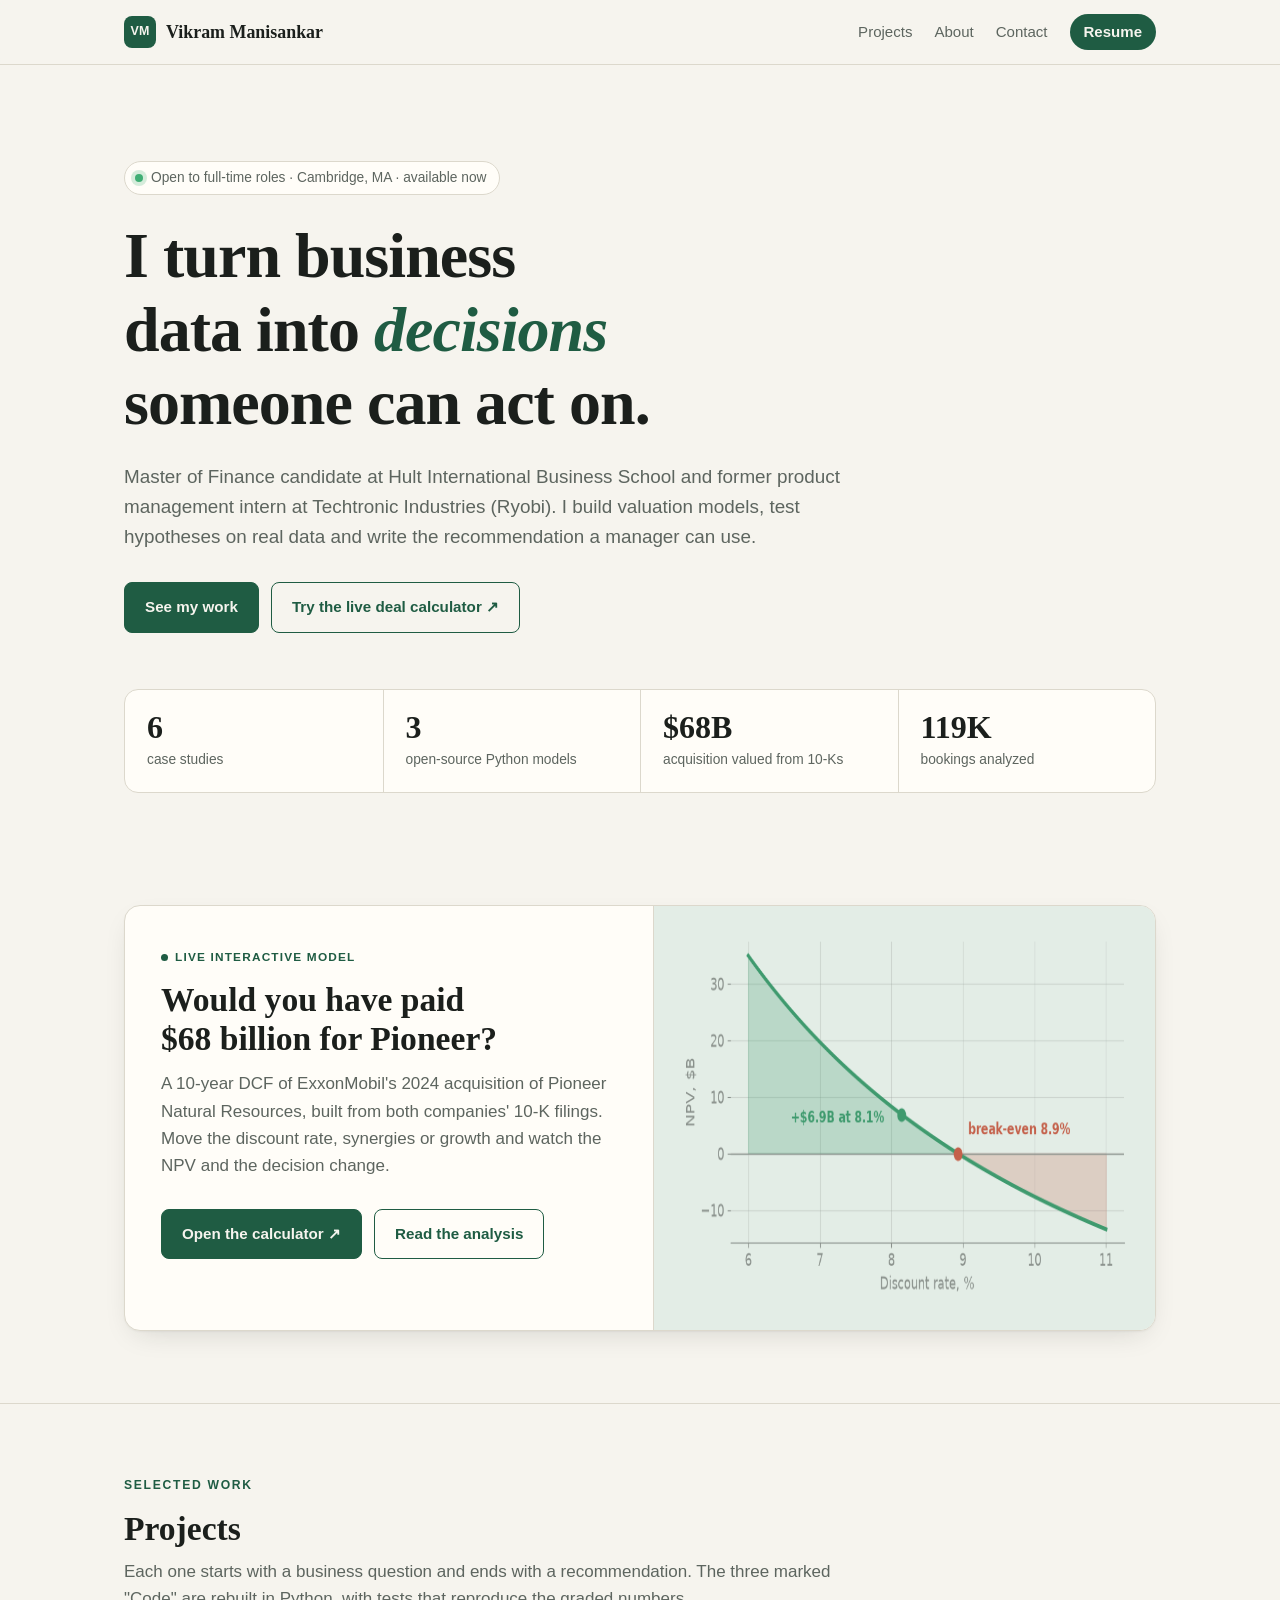
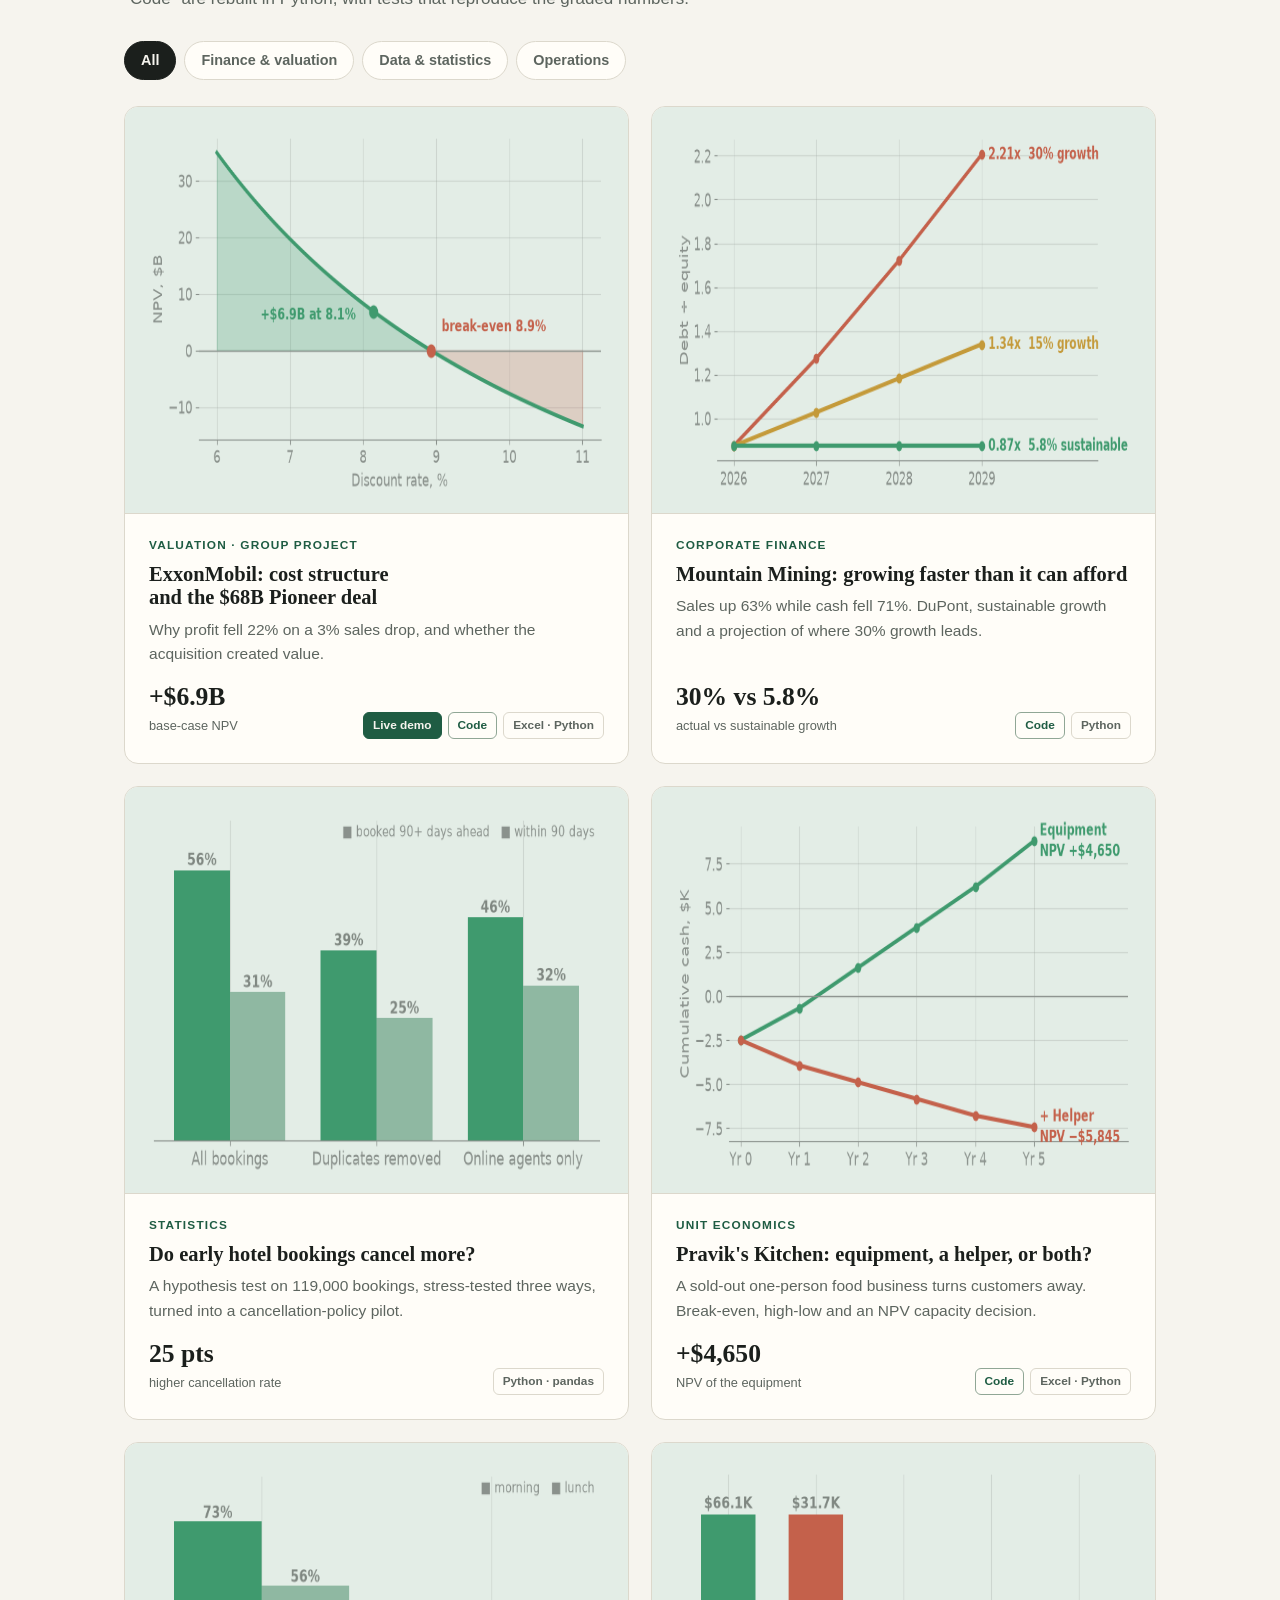
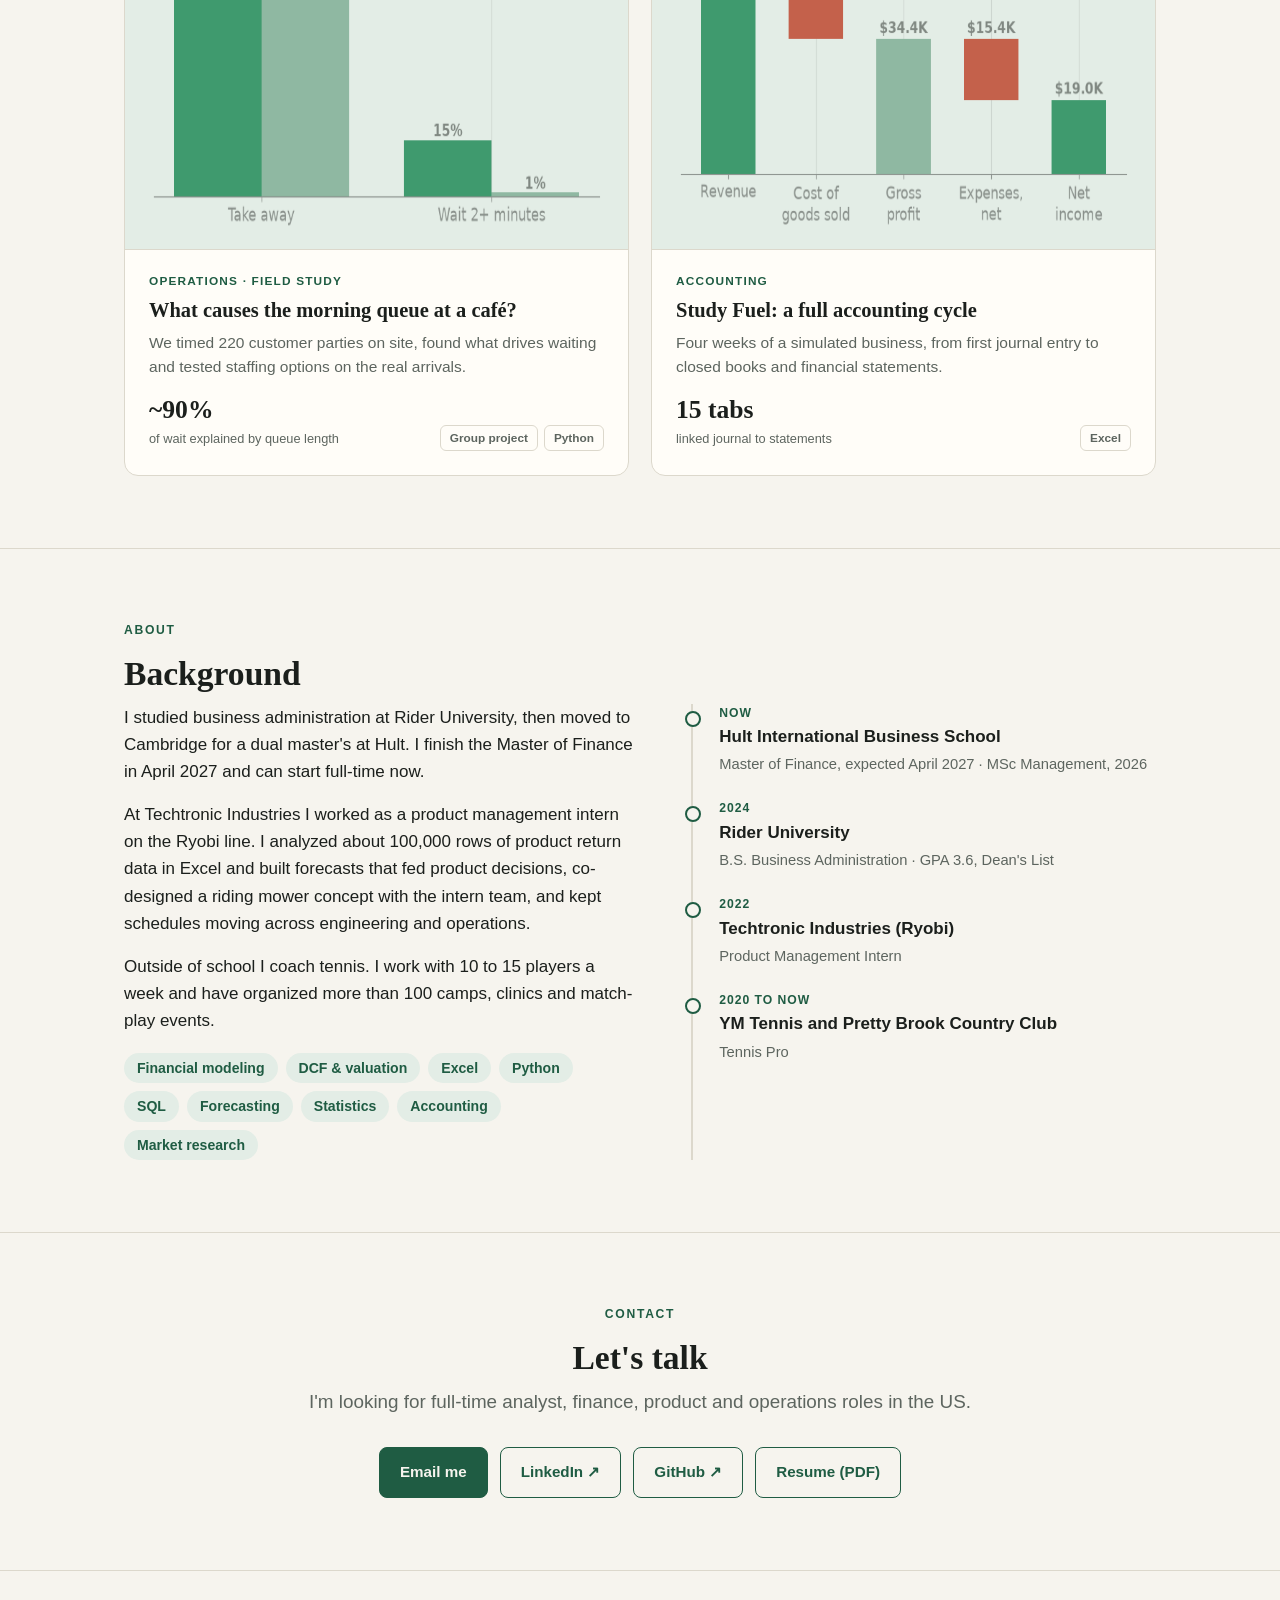
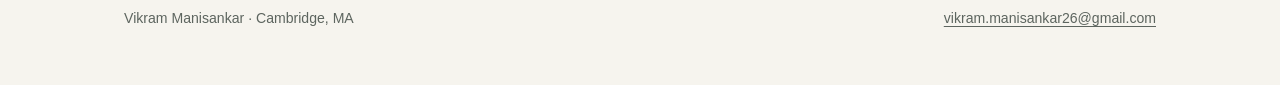
<file: index.html>
<!doctype html>
<html lang="en">
<head>
<meta charset="utf-8">
<meta name="viewport" content="width=device-width, initial-scale=1">
<title>Vikram Manisankar | Finance and analytics portfolio</title>
<meta name="description" content="Portfolio of Vikram Manisankar, Master of Finance candidate at Hult International Business School: valuation, financial modeling, statistics and Python projects.">
<meta property="og:type" content="website">
<meta property="og:url" content="https://vikrammanisankar26-cpu.github.io/">
<meta property="og:title" content="Vikram Manisankar | Finance and analytics portfolio">
<meta property="og:description" content="Valuation, financial modeling, statistics and Python: six case studies, three open-source models and a live deal calculator.">
<meta property="og:image" content="https://vikrammanisankar26-cpu.github.io/assets/img/og.png">
<meta name="twitter:card" content="summary_large_image">
<link rel="icon" href="data:image/svg+xml,%3Csvg xmlns='http://www.w3.org/2000/svg' viewBox='0 0 64 64'%3E%3Crect width='64' height='64' rx='14' fill='%231f5c43'/%3E%3Ctext x='32' y='42' font-family='Arial,Helvetica,sans-serif' font-size='26' font-weight='800' fill='%23f6f4ee' text-anchor='middle'%3EVM%3C/text%3E%3C/svg%3E">
<link rel="stylesheet" href="assets/style.css">
</head>
<body>

<header class="site-header">
  <div class="wrap">
    <a class="brand" href="index.html"><span class="mono">VM</span>Vikram Manisankar</a>
    <nav>
      <a href="#projects">Projects</a>
      <a href="#about">About</a>
      <a href="#contact">Contact</a>
      <a class="pill" href="files/Vikram-Manisankar-Resume.pdf">Resume</a>
    </nav>
  </div>
</header>

<main>
  <div class="wrap hero">
    <div class="status"><i></i>Open to full-time roles · Cambridge, MA · available now</div>
    <h1>I turn business data into <em>decisions</em> someone can act on.</h1>
    <p class="lede">Master of Finance candidate at Hult International Business School and former product management intern at Techtronic Industries (Ryobi). I build valuation models, test hypotheses on real data and write the recommendation a manager can use.</p>
    <div class="actions">
      <a class="btn primary" href="#projects">See my work</a>
      <a class="btn" href="https://vikrammanisankar26-cpu.github.io/exxon-pioneer-valuation/">Try the live deal calculator ↗</a>
    </div>

    <div class="stats-strip reveal">
      <div><b>6</b><span>case studies</span></div>
      <div><b>3</b><span>open-source Python models</span></div>
      <div><b>$68B</b><span>acquisition valued from 10-Ks</span></div>
      <div><b>119K</b><span>bookings analyzed</span></div>
    </div>
  </div>

  <section id="featured">
    <div class="wrap">
      <div class="feature reveal">
        <div class="copy">
          <div class="badge-live">Live interactive model</div>
          <h2>Would you have paid $68 billion for Pioneer?</h2>
          <p>A 10-year DCF of ExxonMobil's 2024 acquisition of Pioneer Natural Resources, built from both companies' 10-K filings. Move the discount rate, synergies or growth and watch the NPV and the decision change.</p>
          <div class="actions">
            <a class="btn primary" href="https://vikrammanisankar26-cpu.github.io/exxon-pioneer-valuation/">Open the calculator ↗</a>
            <a class="btn" href="projects/exxon-pioneer.html">Read the analysis</a>
          </div>
        </div>
        <div class="pic"><img src="assets/img/thumb-exxon.png" alt="NPV of the Pioneer deal falling as the discount rate rises, crossing zero at 8.9%" width="720" height="380" loading="lazy"></div>
      </div>
    </div>
  </section>

  <section id="projects">
    <div class="wrap">
      <div class="eyebrow">Selected work</div>
      <h2>Projects</h2>
      <p class="section-sub">Each one starts with a business question and ends with a recommendation. The three marked "Code" are rebuilt in Python, with tests that reproduce the graded numbers.</p>
      <div class="filters" role="group" aria-label="Filter projects">
        <button type="button" data-filter="all" aria-pressed="true">All</button>
        <button type="button" data-filter="finance" aria-pressed="false">Finance &amp; valuation</button>
        <button type="button" data-filter="analytics" aria-pressed="false">Data &amp; statistics</button>
        <button type="button" data-filter="operations" aria-pressed="false">Operations</button>
      </div>

      <div class="grid">
        <a class="card reveal" data-cat="finance" href="projects/exxon-pioneer.html">
          <div class="thumb"><img src="assets/img/thumb-exxon.png" alt="NPV versus discount rate curve" width="720" height="380" loading="lazy"></div>
          <div class="body">
            <div class="tag">Valuation · Group project</div>
            <h3>ExxonMobil: cost structure and the $68B Pioneer deal</h3>
            <p>Why profit fell 22% on a 3% sales drop, and whether the acquisition created value.</p>
            <div class="foot">
              <div class="figure"><b>+$6.9B</b><span>base-case NPV</span></div>
              <div class="chips"><span class="chip live">Live demo</span><span class="chip code">Code</span><span class="chip">Excel · Python</span></div>
            </div>
          </div>
        </a>

        <a class="card reveal" data-cat="finance" href="projects/mountain-mining.html">
          <div class="thumb"><img src="assets/img/thumb-mountain.png" alt="Debt to equity rising under faster growth" width="720" height="380" loading="lazy"></div>
          <div class="body">
            <div class="tag">Corporate finance</div>
            <h3>Mountain Mining: growing faster than it can afford</h3>
            <p>Sales up 63% while cash fell 71%. DuPont, sustainable growth and a projection of where 30% growth leads.</p>
            <div class="foot">
              <div class="figure"><b>30% vs 5.8%</b><span>actual vs sustainable growth</span></div>
              <div class="chips"><span class="chip code">Code</span><span class="chip">Python</span></div>
            </div>
          </div>
        </a>

        <a class="card reveal" data-cat="analytics" href="projects/hotel-cancellations.html">
          <div class="thumb"><img src="assets/img/thumb-hotel.png" alt="Cancellation rates for early versus late bookings" width="720" height="380" loading="lazy"></div>
          <div class="body">
            <div class="tag">Statistics</div>
            <h3>Do early hotel bookings cancel more?</h3>
            <p>A hypothesis test on 119,000 bookings, stress-tested three ways, turned into a cancellation-policy pilot.</p>
            <div class="foot">
              <div class="figure"><b>25 pts</b><span>higher cancellation rate</span></div>
              <div class="chips"><span class="chip">Python · pandas</span></div>
            </div>
          </div>
        </a>

        <a class="card reveal" data-cat="finance operations" href="projects/pravik-kitchen.html">
          <div class="thumb"><img src="assets/img/thumb-pravik.png" alt="Cumulative cash of two capacity plans" width="720" height="380" loading="lazy"></div>
          <div class="body">
            <div class="tag">Unit economics</div>
            <h3>Pravik's Kitchen: equipment, a helper, or both?</h3>
            <p>A sold-out one-person food business turns customers away. Break-even, high-low and an NPV capacity decision.</p>
            <div class="foot">
              <div class="figure"><b>+$4,650</b><span>NPV of the equipment</span></div>
              <div class="chips"><span class="chip code">Code</span><span class="chip">Excel · Python</span></div>
            </div>
          </div>
        </a>

        <a class="card reveal" data-cat="analytics operations" href="projects/tatte-queues.html">
          <div class="thumb"><img src="assets/img/thumb-tatte.png" alt="Takeaway share and long waits, morning versus lunch" width="720" height="380" loading="lazy"></div>
          <div class="body">
            <div class="tag">Operations · Field study</div>
            <h3>What causes the morning queue at a café?</h3>
            <p>We timed 220 customer parties on site, found what drives waiting and tested staffing options on the real arrivals.</p>
            <div class="foot">
              <div class="figure"><b>~90%</b><span>of wait explained by queue length</span></div>
              <div class="chips"><span class="chip">Group project</span><span class="chip">Python</span></div>
            </div>
          </div>
        </a>

        <a class="card reveal" data-cat="finance" href="projects/study-fuel.html">
          <div class="thumb"><img src="assets/img/thumb-studyfuel.png" alt="Income statement waterfall from revenue to net income" width="720" height="380" loading="lazy"></div>
          <div class="body">
            <div class="tag">Accounting</div>
            <h3>Study Fuel: a full accounting cycle</h3>
            <p>Four weeks of a simulated business, from first journal entry to closed books and financial statements.</p>
            <div class="foot">
              <div class="figure"><b>15 tabs</b><span>linked journal to statements</span></div>
              <div class="chips"><span class="chip">Excel</span></div>
            </div>
          </div>
        </a>
      </div>
    </div>
  </section>

  <section id="about">
    <div class="wrap">
      <div class="eyebrow">About</div>
      <h2>Background</h2>
      <div class="two-col">
        <div>
          <p>I studied business administration at Rider University, then moved to Cambridge for a dual master's at Hult. I finish the Master of Finance in April 2027 and can start full-time now.</p>
          <p>At Techtronic Industries I worked as a product management intern on the Ryobi line. I analyzed about 100,000 rows of product return data in Excel and built forecasts that fed product decisions, co-designed a riding mower concept with the intern team, and kept schedules moving across engineering and operations.</p>
          <p>Outside of school I coach tennis. I work with 10 to 15 players a week and have organized more than 100 camps, clinics and match-play events.</p>
          <ul class="skills">
            <li>Financial modeling</li><li>DCF &amp; valuation</li><li>Excel</li><li>Python</li><li>SQL</li><li>Forecasting</li><li>Statistics</li><li>Accounting</li><li>Market research</li>
          </ul>
        </div>
        <ul class="timeline">
          <li><small>Now</small><b>Hult International Business School</b><span>Master of Finance, expected April 2027 · MSc Management, 2026</span></li>
          <li><small>2024</small><b>Rider University</b><span>B.S. Business Administration · GPA 3.6, Dean's List</span></li>
          <li><small>2022</small><b>Techtronic Industries (Ryobi)</b><span>Product Management Intern</span></li>
          <li><small>2020 to now</small><b>YM Tennis and Pretty Brook Country Club</b><span>Tennis Pro</span></li>
        </ul>
      </div>
    </div>
  </section>

  <section id="contact" class="contact">
    <div class="wrap">
      <div class="eyebrow">Contact</div>
      <h2>Let's talk</h2>
      <p class="lede">I'm looking for full-time analyst, finance, product and operations roles in the US.</p>
      <div class="actions">
        <a class="btn primary" href="mailto:vikram.manisankar26@gmail.com">Email me</a>
        <a class="btn" href="https://www.linkedin.com/in/vikram-manisankar">LinkedIn ↗</a>
        <a class="btn" href="https://github.com/vikrammanisankar26-cpu">GitHub ↗</a>
        <a class="btn" href="files/Vikram-Manisankar-Resume.pdf">Resume (PDF)</a>
      </div>
    </div>
  </section>
</main>

<footer><div class="wrap"><span>Vikram Manisankar · Cambridge, MA</span><a href="mailto:vikram.manisankar26@gmail.com">vikram.manisankar26@gmail.com</a></div></footer>

<script>
document.documentElement.classList.add("js");
const btns = document.querySelectorAll(".filters button");
btns.forEach(b => b.addEventListener("click", () => {
  btns.forEach(x => x.setAttribute("aria-pressed", x === b));
  const f = b.dataset.filter;
  document.querySelectorAll(".grid .card").forEach(c => {
    c.hidden = !(f === "all" || c.dataset.cat.split(" ").includes(f));
    c.classList.add("in");
  });
}));
if ("IntersectionObserver" in window) {
  const io = new IntersectionObserver(es => es.forEach(e => {
    if (e.isIntersecting) { e.target.classList.add("in"); io.unobserve(e.target); }
  }), { rootMargin: "0px 0px -8% 0px" });
  document.querySelectorAll(".reveal").forEach(el => io.observe(el));
} else {
  document.querySelectorAll(".reveal").forEach(el => el.classList.add("in"));
}
</script>
</body>
</html>
</file>
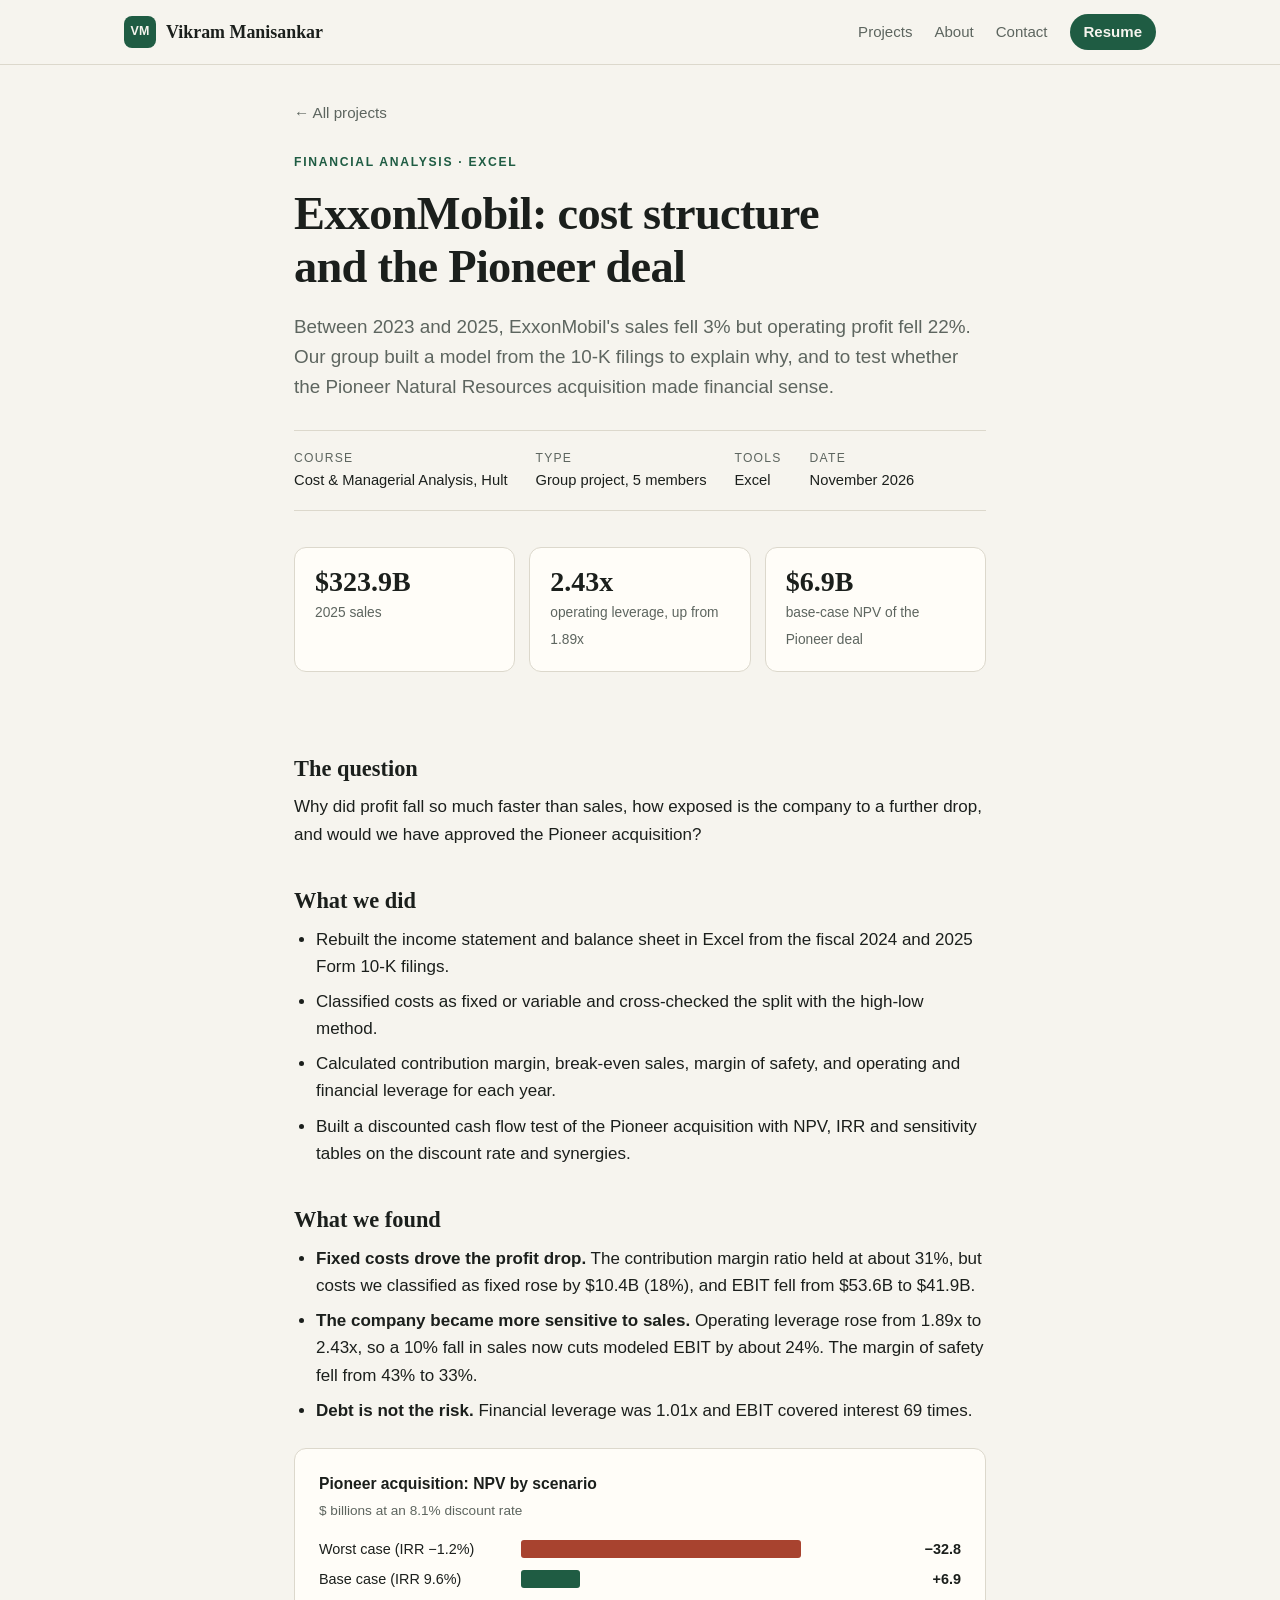
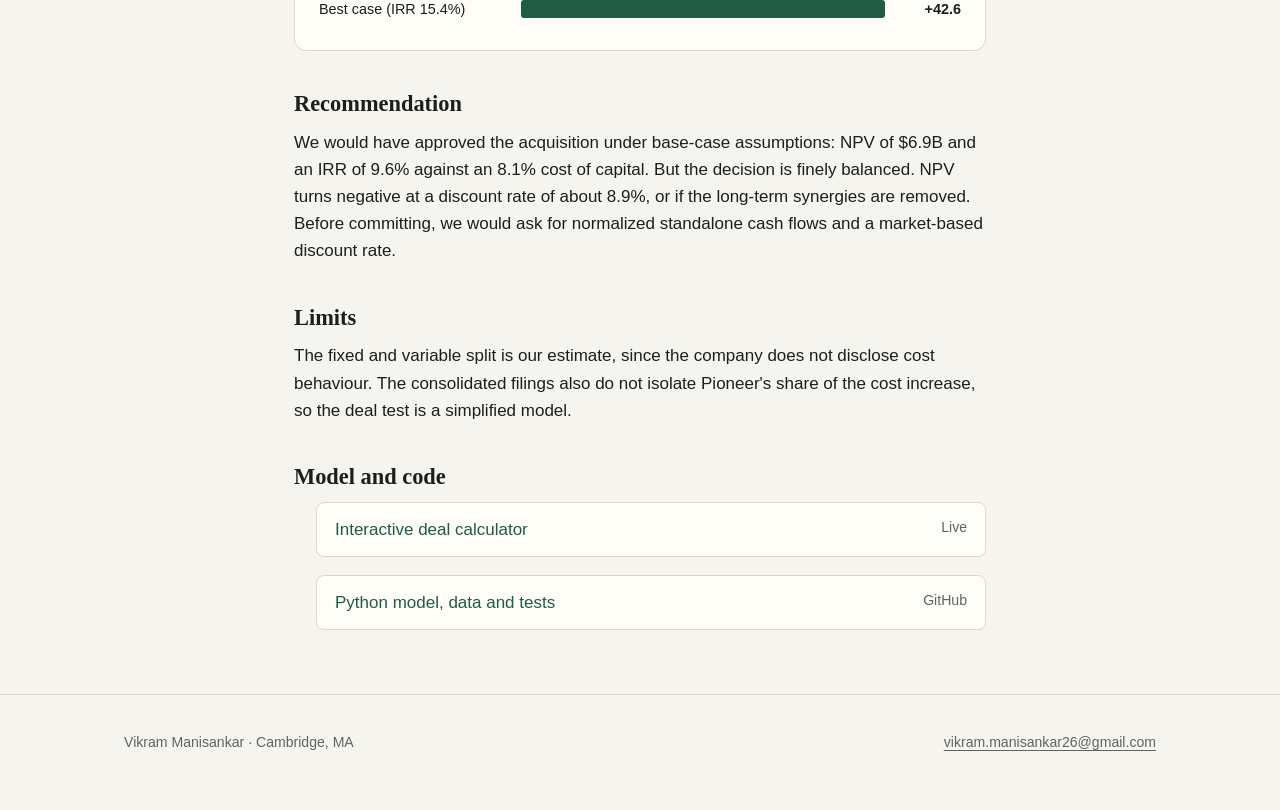
<file: projects/exxon-pioneer.html>
<!doctype html>
<html lang="en">
<head>
<meta charset="utf-8">
<meta name="viewport" content="width=device-width, initial-scale=1">
<title>ExxonMobil: cost structure and the Pioneer deal | Vikram Manisankar</title>
<meta name="description" content="A cost, leverage and NPV model of ExxonMobil built from 10-K filings.">
<link rel="icon" href="data:image/svg+xml,%3Csvg xmlns='http://www.w3.org/2000/svg' viewBox='0 0 64 64'%3E%3Crect width='64' height='64' rx='14' fill='%231f5c43'/%3E%3Ctext x='32' y='42' font-family='Arial,Helvetica,sans-serif' font-size='26' font-weight='800' fill='%23f6f4ee' text-anchor='middle'%3EVM%3C/text%3E%3C/svg%3E">
<link rel="stylesheet" href="../assets/style.css">
</head>
<body>

<header class="site-header">
  <div class="wrap">
    <a class="brand" href="../index.html"><span class="mono">VM</span>Vikram Manisankar</a>
    <nav>
      <a href="../index.html#projects">Projects</a>
      <a href="../index.html#about">About</a>
      <a href="../index.html#contact">Contact</a>
      <a class="pill" href="../files/Vikram-Manisankar-Resume.pdf">Resume</a>
    </nav>
  </div>
</header>

<main class="wrap narrow">
  <a class="back" href="../index.html#projects">← All projects</a>

  <div class="project-head">
    <div class="eyebrow">Financial analysis · Excel</div>
    <h1>ExxonMobil: cost structure and the Pioneer deal</h1>
    <p class="lede">Between 2023 and 2025, ExxonMobil's sales fell 3% but operating profit fell 22%. Our group built a model from the 10-K filings to explain why, and to test whether the Pioneer Natural Resources acquisition made financial sense.</p>
    <div class="meta">
      <div><span>Course</span>Cost &amp; Managerial Analysis, Hult</div>
      <div><span>Type</span>Group project, 5 members</div>
      <div><span>Tools</span>Excel</div>
      <div><span>Date</span>November 2026</div>
    </div>
  </div>

  <div class="stats">
    <div class="stat"><b>$323.9B</b><span>2025 sales</span></div>
    <div class="stat"><b>2.43x</b><span>operating leverage, up from 1.89x</span></div>
    <div class="stat"><b>$6.9B</b><span>base-case NPV of the Pioneer deal</span></div>
  </div>

  <div class="prose">
    <h2>The question</h2>
    <p>Why did profit fall so much faster than sales, how exposed is the company to a further drop, and would we have approved the Pioneer acquisition?</p>

    <h2>What we did</h2>
    <ul>
      <li>Rebuilt the income statement and balance sheet in Excel from the fiscal 2024 and 2025 Form 10-K filings.</li>
      <li>Classified costs as fixed or variable and cross-checked the split with the high-low method.</li>
      <li>Calculated contribution margin, break-even sales, margin of safety, and operating and financial leverage for each year.</li>
      <li>Built a discounted cash flow test of the Pioneer acquisition with NPV, IRR and sensitivity tables on the discount rate and synergies.</li>
    </ul>

    <h2>What we found</h2>
    <ul>
      <li><b>Fixed costs drove the profit drop.</b> The contribution margin ratio held at about 31%, but costs we classified as fixed rose by $10.4B (18%), and EBIT fell from $53.6B to $41.9B.</li>
      <li><b>The company became more sensitive to sales.</b> Operating leverage rose from 1.89x to 2.43x, so a 10% fall in sales now cuts modeled EBIT by about 24%. The margin of safety fell from 43% to 33%.</li>
      <li><b>Debt is not the risk.</b> Financial leverage was 1.01x and EBIT covered interest 69 times.</li>
    </ul>

    <div class="chart">
      <h4>Pioneer acquisition: NPV by scenario</h4>
      <p class="note">$ billions at an 8.1% discount rate</p>
      <div class="bar-row"><div class="lbl">Worst case (IRR −1.2%)</div><div class="track"><div class="bar neg" style="width:77%"></div></div><div class="val">−32.8</div></div>
      <div class="bar-row"><div class="lbl">Base case (IRR 9.6%)</div><div class="track"><div class="bar" style="width:16.2%"></div></div><div class="val">+6.9</div></div>
      <div class="bar-row"><div class="lbl">Best case (IRR 15.4%)</div><div class="track"><div class="bar" style="width:100%"></div></div><div class="val">+42.6</div></div>
    </div>

    <h2>Recommendation</h2>
    <p>We would have approved the acquisition under base-case assumptions: NPV of $6.9B and an IRR of 9.6% against an 8.1% cost of capital. But the decision is finely balanced. NPV turns negative at a discount rate of about 8.9%, or if the long-term synergies are removed. Before committing, we would ask for normalized standalone cash flows and a market-based discount rate.</p>

    <h2>Limits</h2>
    <p>The fixed and variable split is our estimate, since the company does not disclose cost behaviour. The consolidated filings also do not isolate Pioneer's share of the cost increase, so the deal test is a simplified model.</p>

    <h2>Model and code</h2>
    <ul class="files">
      <li><a href="https://vikrammanisankar26-cpu.github.io/exxon-pioneer-valuation/">Interactive deal calculator <span>Live</span></a></li>
      <li><a href="https://github.com/vikrammanisankar26-cpu/exxon-pioneer-valuation">Python model, data and tests <span>GitHub</span></a></li>
    </ul>
  </div>
</main>

<footer><div class="wrap"><span>Vikram Manisankar · Cambridge, MA</span><a href="mailto:vikram.manisankar26@gmail.com">vikram.manisankar26@gmail.com</a></div></footer>
</body>
</html>
</file>
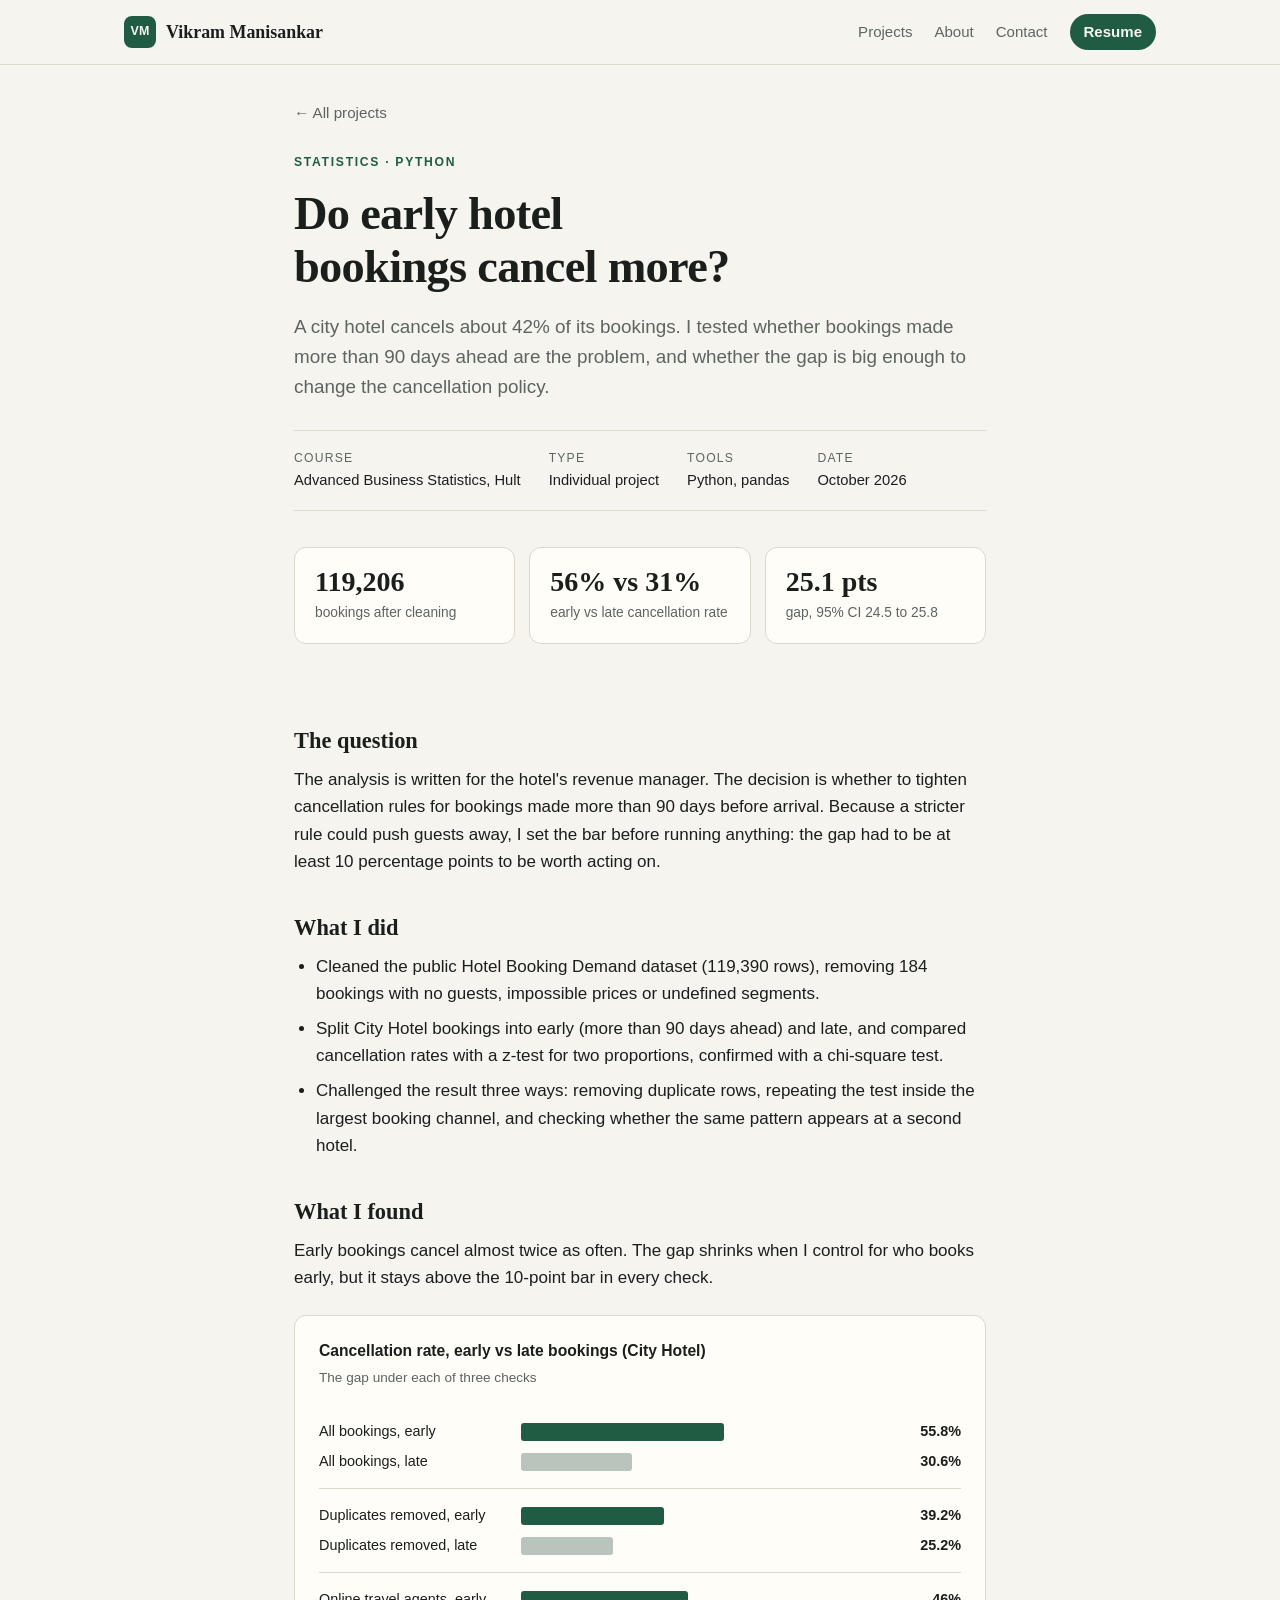
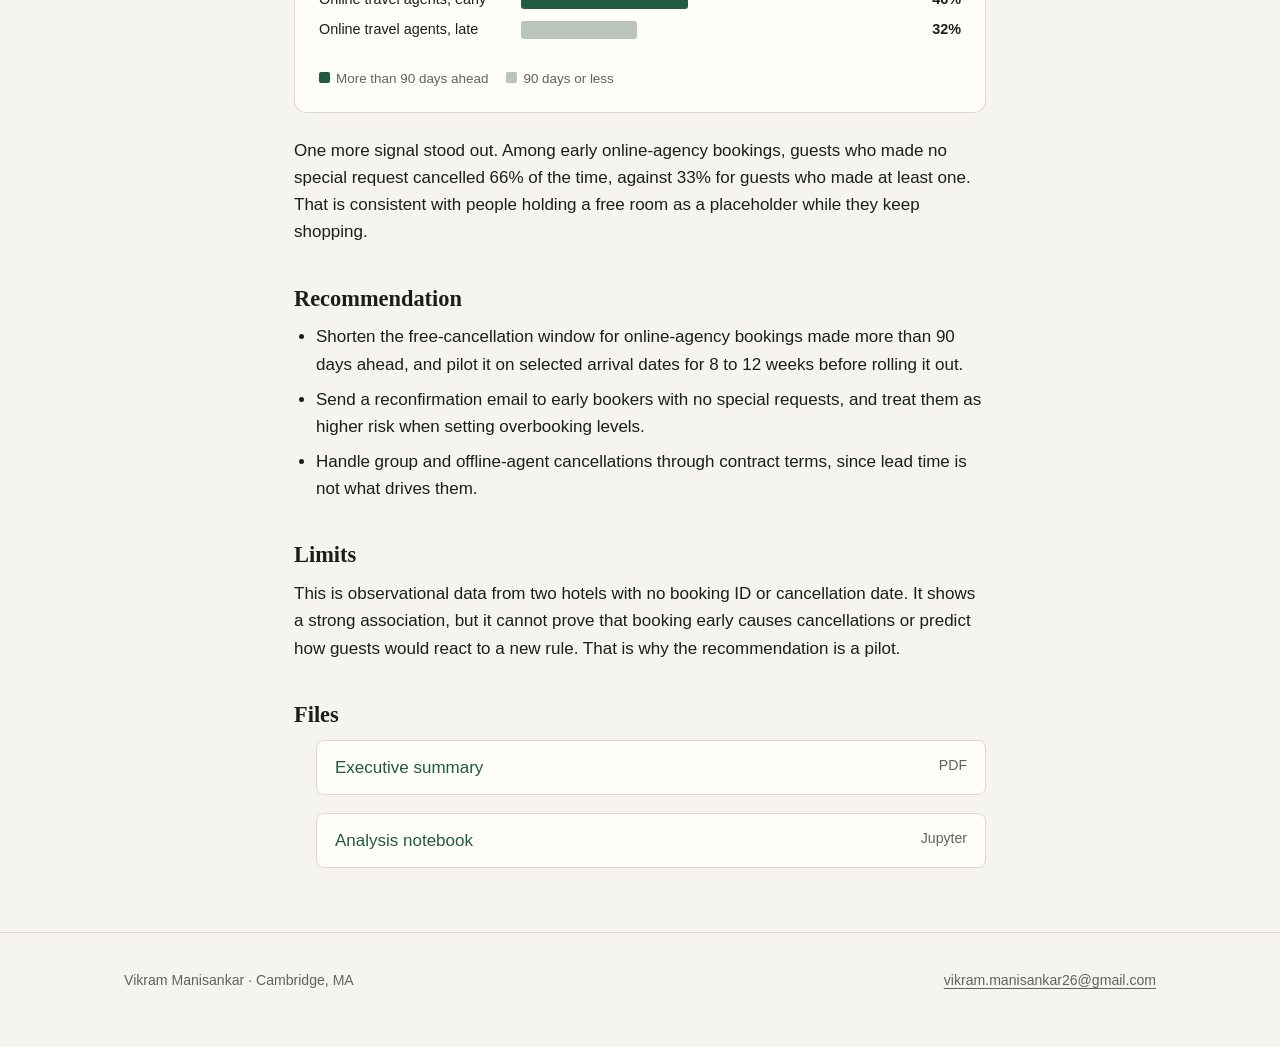
<file: projects/hotel-cancellations.html>
<!doctype html>
<html lang="en">
<head>
<meta charset="utf-8">
<meta name="viewport" content="width=device-width, initial-scale=1">
<title>Do early hotel bookings cancel more? | Vikram Manisankar</title>
<meta name="description" content="A statistical analysis of 119,000 hotel bookings to advise a revenue manager on cancellation policy.">
<link rel="icon" href="data:image/svg+xml,%3Csvg xmlns='http://www.w3.org/2000/svg' viewBox='0 0 64 64'%3E%3Crect width='64' height='64' rx='14' fill='%231f5c43'/%3E%3Ctext x='32' y='42' font-family='Arial,Helvetica,sans-serif' font-size='26' font-weight='800' fill='%23f6f4ee' text-anchor='middle'%3EVM%3C/text%3E%3C/svg%3E">
<link rel="stylesheet" href="../assets/style.css">
</head>
<body>

<header class="site-header">
  <div class="wrap">
    <a class="brand" href="../index.html"><span class="mono">VM</span>Vikram Manisankar</a>
    <nav>
      <a href="../index.html#projects">Projects</a>
      <a href="../index.html#about">About</a>
      <a href="../index.html#contact">Contact</a>
      <a class="pill" href="../files/Vikram-Manisankar-Resume.pdf">Resume</a>
    </nav>
  </div>
</header>

<main class="wrap narrow">
  <a class="back" href="../index.html#projects">← All projects</a>

  <div class="project-head">
    <div class="eyebrow">Statistics · Python</div>
    <h1>Do early hotel bookings cancel more?</h1>
    <p class="lede">A city hotel cancels about 42% of its bookings. I tested whether bookings made more than 90 days ahead are the problem, and whether the gap is big enough to change the cancellation policy.</p>
    <div class="meta">
      <div><span>Course</span>Advanced Business Statistics, Hult</div>
      <div><span>Type</span>Individual project</div>
      <div><span>Tools</span>Python, pandas</div>
      <div><span>Date</span>October 2026</div>
    </div>
  </div>

  <div class="stats">
    <div class="stat"><b>119,206</b><span>bookings after cleaning</span></div>
    <div class="stat"><b>56% vs 31%</b><span>early vs late cancellation rate</span></div>
    <div class="stat"><b>25.1 pts</b><span>gap, 95% CI 24.5 to 25.8</span></div>
  </div>

  <div class="prose">
    <h2>The question</h2>
    <p>The analysis is written for the hotel's revenue manager. The decision is whether to tighten cancellation rules for bookings made more than 90 days before arrival. Because a stricter rule could push guests away, I set the bar before running anything: the gap had to be at least 10 percentage points to be worth acting on.</p>

    <h2>What I did</h2>
    <ul>
      <li>Cleaned the public Hotel Booking Demand dataset (119,390 rows), removing 184 bookings with no guests, impossible prices or undefined segments.</li>
      <li>Split City Hotel bookings into early (more than 90 days ahead) and late, and compared cancellation rates with a z-test for two proportions, confirmed with a chi-square test.</li>
      <li>Challenged the result three ways: removing duplicate rows, repeating the test inside the largest booking channel, and checking whether the same pattern appears at a second hotel.</li>
    </ul>

    <h2>What I found</h2>
    <p>Early bookings cancel almost twice as often. The gap shrinks when I control for who books early, but it stays above the 10-point bar in every check.</p>

    <div class="chart">
      <h4>Cancellation rate, early vs late bookings (City Hotel)</h4>
      <p class="note">The gap under each of three checks</p>
      <div class="bar-group">
        <div class="bar-row"><div class="lbl">All bookings, early</div><div class="track"><div class="bar" style="width:55.8%"></div></div><div class="val">55.8%</div></div>
        <div class="bar-row"><div class="lbl">All bookings, late</div><div class="track"><div class="bar alt" style="width:30.6%"></div></div><div class="val">30.6%</div></div>
      </div>
      <div class="bar-group">
        <div class="bar-row"><div class="lbl">Duplicates removed, early</div><div class="track"><div class="bar" style="width:39.2%"></div></div><div class="val">39.2%</div></div>
        <div class="bar-row"><div class="lbl">Duplicates removed, late</div><div class="track"><div class="bar alt" style="width:25.2%"></div></div><div class="val">25.2%</div></div>
      </div>
      <div class="bar-group">
        <div class="bar-row"><div class="lbl">Online travel agents, early</div><div class="track"><div class="bar" style="width:46%"></div></div><div class="val">46%</div></div>
        <div class="bar-row"><div class="lbl">Online travel agents, late</div><div class="track"><div class="bar alt" style="width:32%"></div></div><div class="val">32%</div></div>
      </div>
      <div class="legend"><span><i></i>More than 90 days ahead</span><span><i class="alt"></i>90 days or less</span></div>
    </div>

    <p>One more signal stood out. Among early online-agency bookings, guests who made no special request cancelled 66% of the time, against 33% for guests who made at least one. That is consistent with people holding a free room as a placeholder while they keep shopping.</p>

    <h2>Recommendation</h2>
    <ul>
      <li>Shorten the free-cancellation window for online-agency bookings made more than 90 days ahead, and pilot it on selected arrival dates for 8 to 12 weeks before rolling it out.</li>
      <li>Send a reconfirmation email to early bookers with no special requests, and treat them as higher risk when setting overbooking levels.</li>
      <li>Handle group and offline-agent cancellations through contract terms, since lead time is not what drives them.</li>
    </ul>

    <h2>Limits</h2>
    <p>This is observational data from two hotels with no booking ID or cancellation date. It shows a strong association, but it cannot prove that booking early causes cancellations or predict how guests would react to a new rule. That is why the recommendation is a pilot.</p>

    <h2>Files</h2>
    <ul class="files">
      <li><a href="../files/hotel-cancellations-executive-summary.pdf">Executive summary <span>PDF</span></a></li>
      <li><a href="../files/hotel-cancellations-analysis.ipynb" download>Analysis notebook <span>Jupyter</span></a></li>
    </ul>
  </div>
</main>

<footer><div class="wrap"><span>Vikram Manisankar · Cambridge, MA</span><a href="mailto:vikram.manisankar26@gmail.com">vikram.manisankar26@gmail.com</a></div></footer>
</body>
</html>
</file>
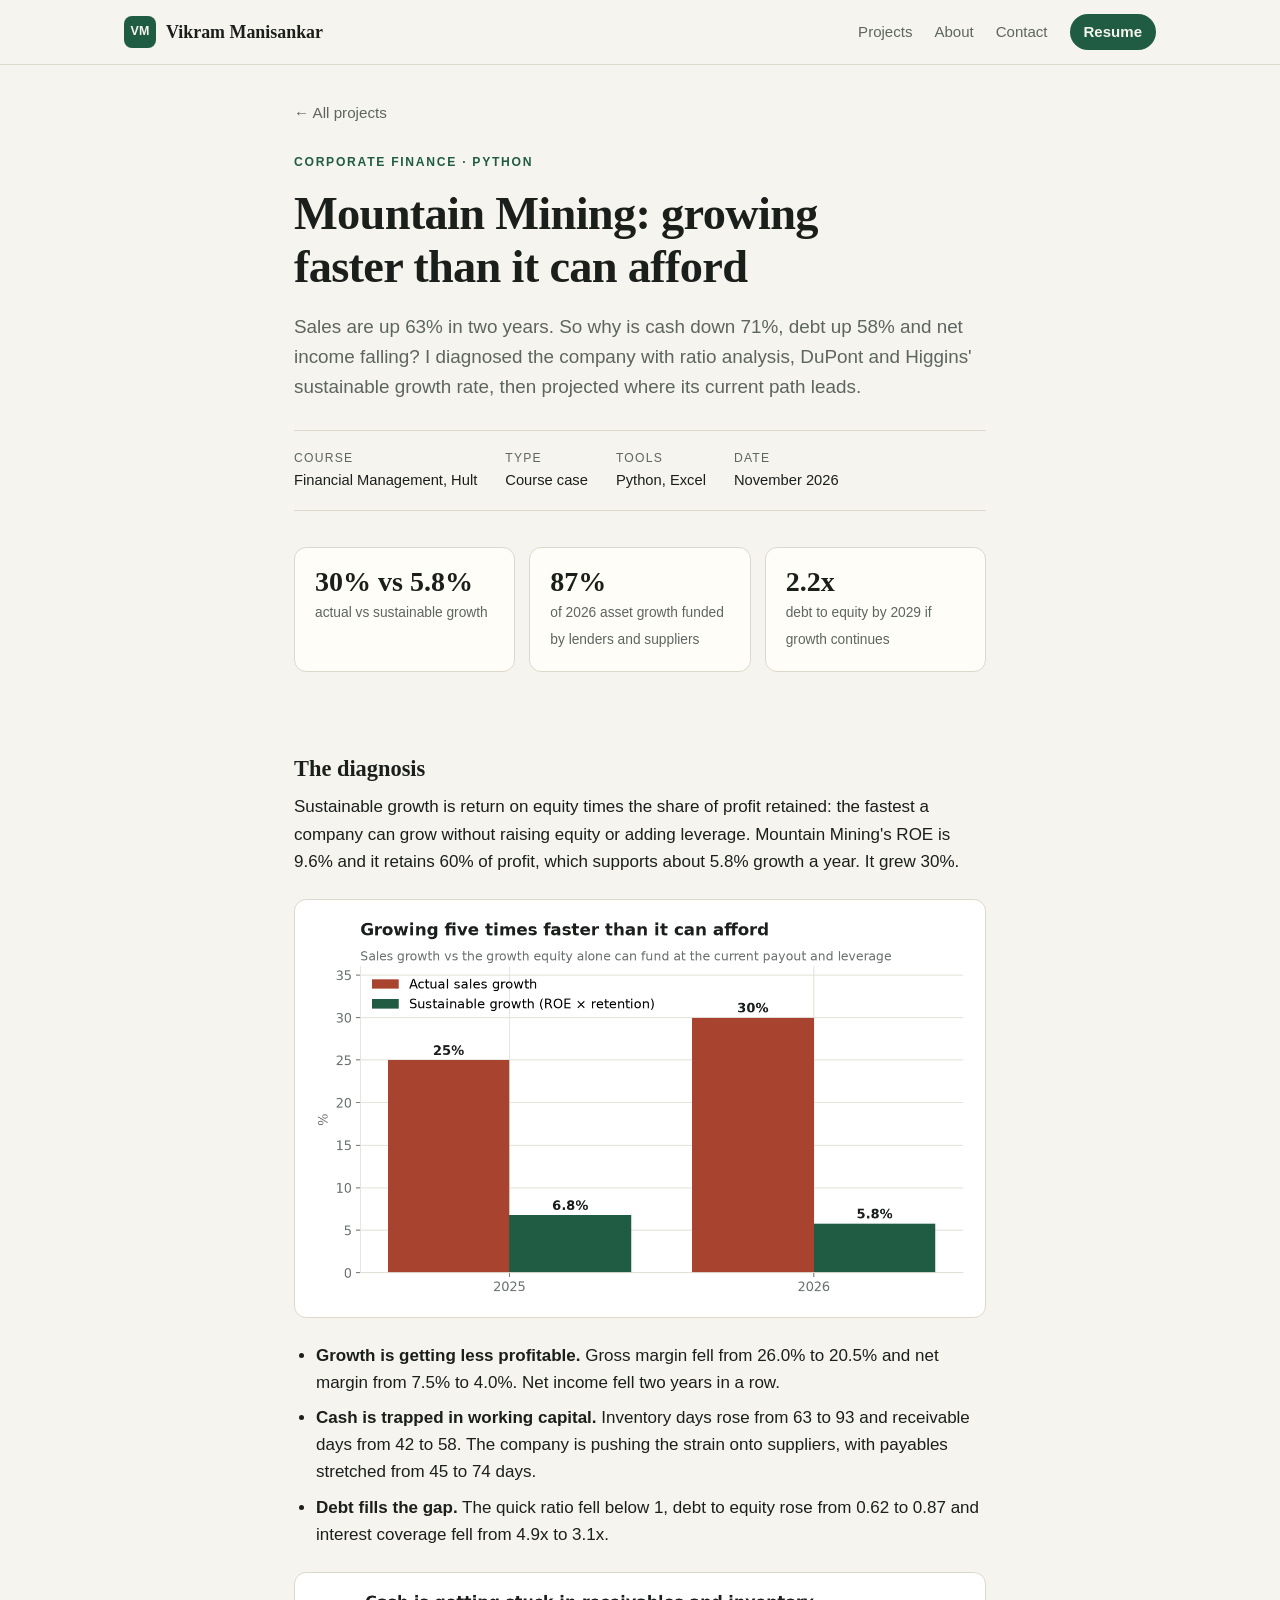
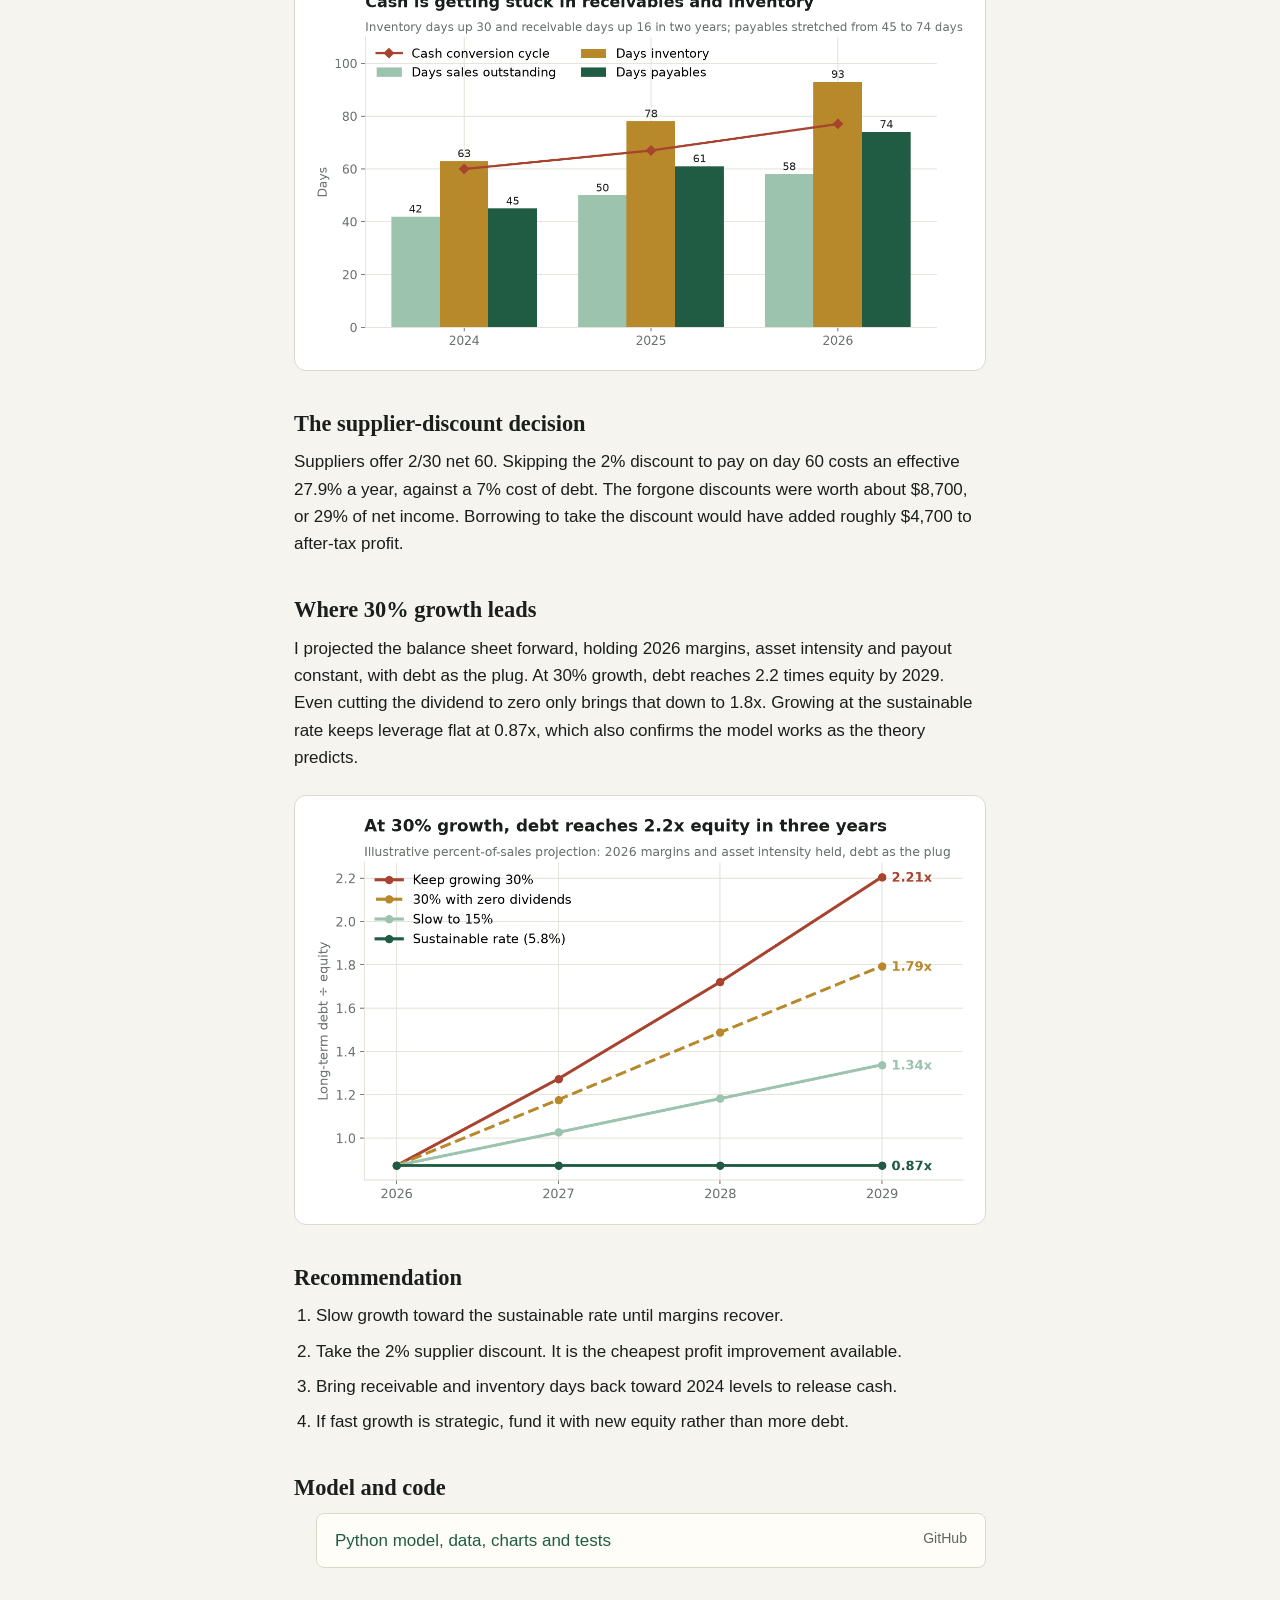
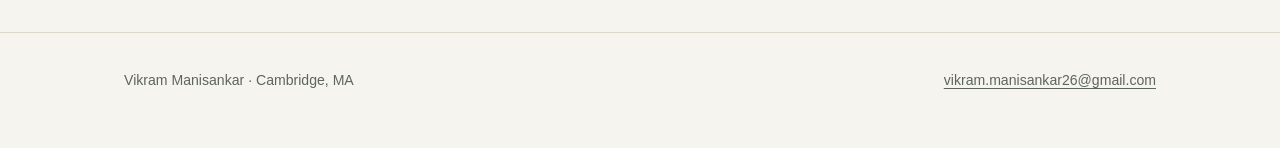
<file: projects/mountain-mining.html>
<!doctype html>
<html lang="en">
<head>
<meta charset="utf-8">
<meta name="viewport" content="width=device-width, initial-scale=1">
<title>Mountain Mining: growing faster than it can afford | Vikram Manisankar</title>
<meta name="description" content="Ratio analysis, DuPont, sustainable growth and a projection for a company growing five times faster than it can afford.">
<link rel="icon" href="data:image/svg+xml,%3Csvg xmlns='http://www.w3.org/2000/svg' viewBox='0 0 64 64'%3E%3Crect width='64' height='64' rx='14' fill='%231f5c43'/%3E%3Ctext x='32' y='42' font-family='Arial,Helvetica,sans-serif' font-size='26' font-weight='800' fill='%23f6f4ee' text-anchor='middle'%3EVM%3C/text%3E%3C/svg%3E">
<link rel="stylesheet" href="../assets/style.css">
</head>
<body>

<header class="site-header">
  <div class="wrap">
    <a class="brand" href="../index.html"><span class="mono">VM</span>Vikram Manisankar</a>
    <nav>
      <a href="../index.html#projects">Projects</a>
      <a href="../index.html#about">About</a>
      <a href="../index.html#contact">Contact</a>
      <a class="pill" href="../files/Vikram-Manisankar-Resume.pdf">Resume</a>
    </nav>
  </div>
</header>

<main class="wrap narrow">
  <a class="back" href="../index.html#projects">← All projects</a>

  <div class="project-head">
    <div class="eyebrow">Corporate finance · Python</div>
    <h1>Mountain Mining: growing faster than it can afford</h1>
    <p class="lede">Sales are up 63% in two years. So why is cash down 71%, debt up 58% and net income falling? I diagnosed the company with ratio analysis, DuPont and Higgins' sustainable growth rate, then projected where its current path leads.</p>
    <div class="meta">
      <div><span>Course</span>Financial Management, Hult</div>
      <div><span>Type</span>Course case</div>
      <div><span>Tools</span>Python, Excel</div>
      <div><span>Date</span>November 2026</div>
    </div>
  </div>

  <div class="stats">
    <div class="stat"><b>30% vs 5.8%</b><span>actual vs sustainable growth</span></div>
    <div class="stat"><b>87%</b><span>of 2026 asset growth funded by lenders and suppliers</span></div>
    <div class="stat"><b>2.2x</b><span>debt to equity by 2029 if growth continues</span></div>
  </div>

  <div class="prose">
    <h2>The diagnosis</h2>
    <p>Sustainable growth is return on equity times the share of profit retained: the fastest a company can grow without raising equity or adding leverage. Mountain Mining's ROE is 9.6% and it retains 60% of profit, which supports about 5.8% growth a year. It grew 30%.</p>
    <figure><img src="../assets/img/mountain-01_actual_vs_sustainable.png" alt="Actual sales growth of 25% and 30% against sustainable growth of 6.8% and 5.8%" loading="lazy"></figure>
    <ul>
      <li><b>Growth is getting less profitable.</b> Gross margin fell from 26.0% to 20.5% and net margin from 7.5% to 4.0%. Net income fell two years in a row.</li>
      <li><b>Cash is trapped in working capital.</b> Inventory days rose from 63 to 93 and receivable days from 42 to 58. The company is pushing the strain onto suppliers, with payables stretched from 45 to 74 days.</li>
      <li><b>Debt fills the gap.</b> The quick ratio fell below 1, debt to equity rose from 0.62 to 0.87 and interest coverage fell from 4.9x to 3.1x.</li>
    </ul>
    <figure><img src="../assets/img/mountain-03_working_capital_days.png" alt="Days sales outstanding, inventory days and payables days rising from 2024 to 2026" loading="lazy"></figure>

    <h2>The supplier-discount decision</h2>
    <p>Suppliers offer 2/30 net 60. Skipping the 2% discount to pay on day 60 costs an effective 27.9% a year, against a 7% cost of debt. The forgone discounts were worth about $8,700, or 29% of net income. Borrowing to take the discount would have added roughly $4,700 to after-tax profit.</p>

    <h2>Where 30% growth leads</h2>
    <p>I projected the balance sheet forward, holding 2026 margins, asset intensity and payout constant, with debt as the plug. At 30% growth, debt reaches 2.2 times equity by 2029. Even cutting the dividend to zero only brings that down to 1.8x. Growing at the sustainable rate keeps leverage flat at 0.87x, which also confirms the model works as the theory predicts.</p>
    <figure><img src="../assets/img/mountain-05_projection.png" alt="Debt to equity under four growth paths to 2029" loading="lazy"></figure>

    <h2>Recommendation</h2>
    <ol>
      <li>Slow growth toward the sustainable rate until margins recover.</li>
      <li>Take the 2% supplier discount. It is the cheapest profit improvement available.</li>
      <li>Bring receivable and inventory days back toward 2024 levels to release cash.</li>
      <li>If fast growth is strategic, fund it with new equity rather than more debt.</li>
    </ol>

    <h2>Model and code</h2>
    <ul class="files">
      <li><a href="https://github.com/vikrammanisankar26-cpu/mountain-mining-growth-diagnosis">Python model, data, charts and tests <span>GitHub</span></a></li>
    </ul>
  </div>
</main>

<footer><div class="wrap"><span>Vikram Manisankar · Cambridge, MA</span><a href="mailto:vikram.manisankar26@gmail.com">vikram.manisankar26@gmail.com</a></div></footer>
</body>
</html>
</file>
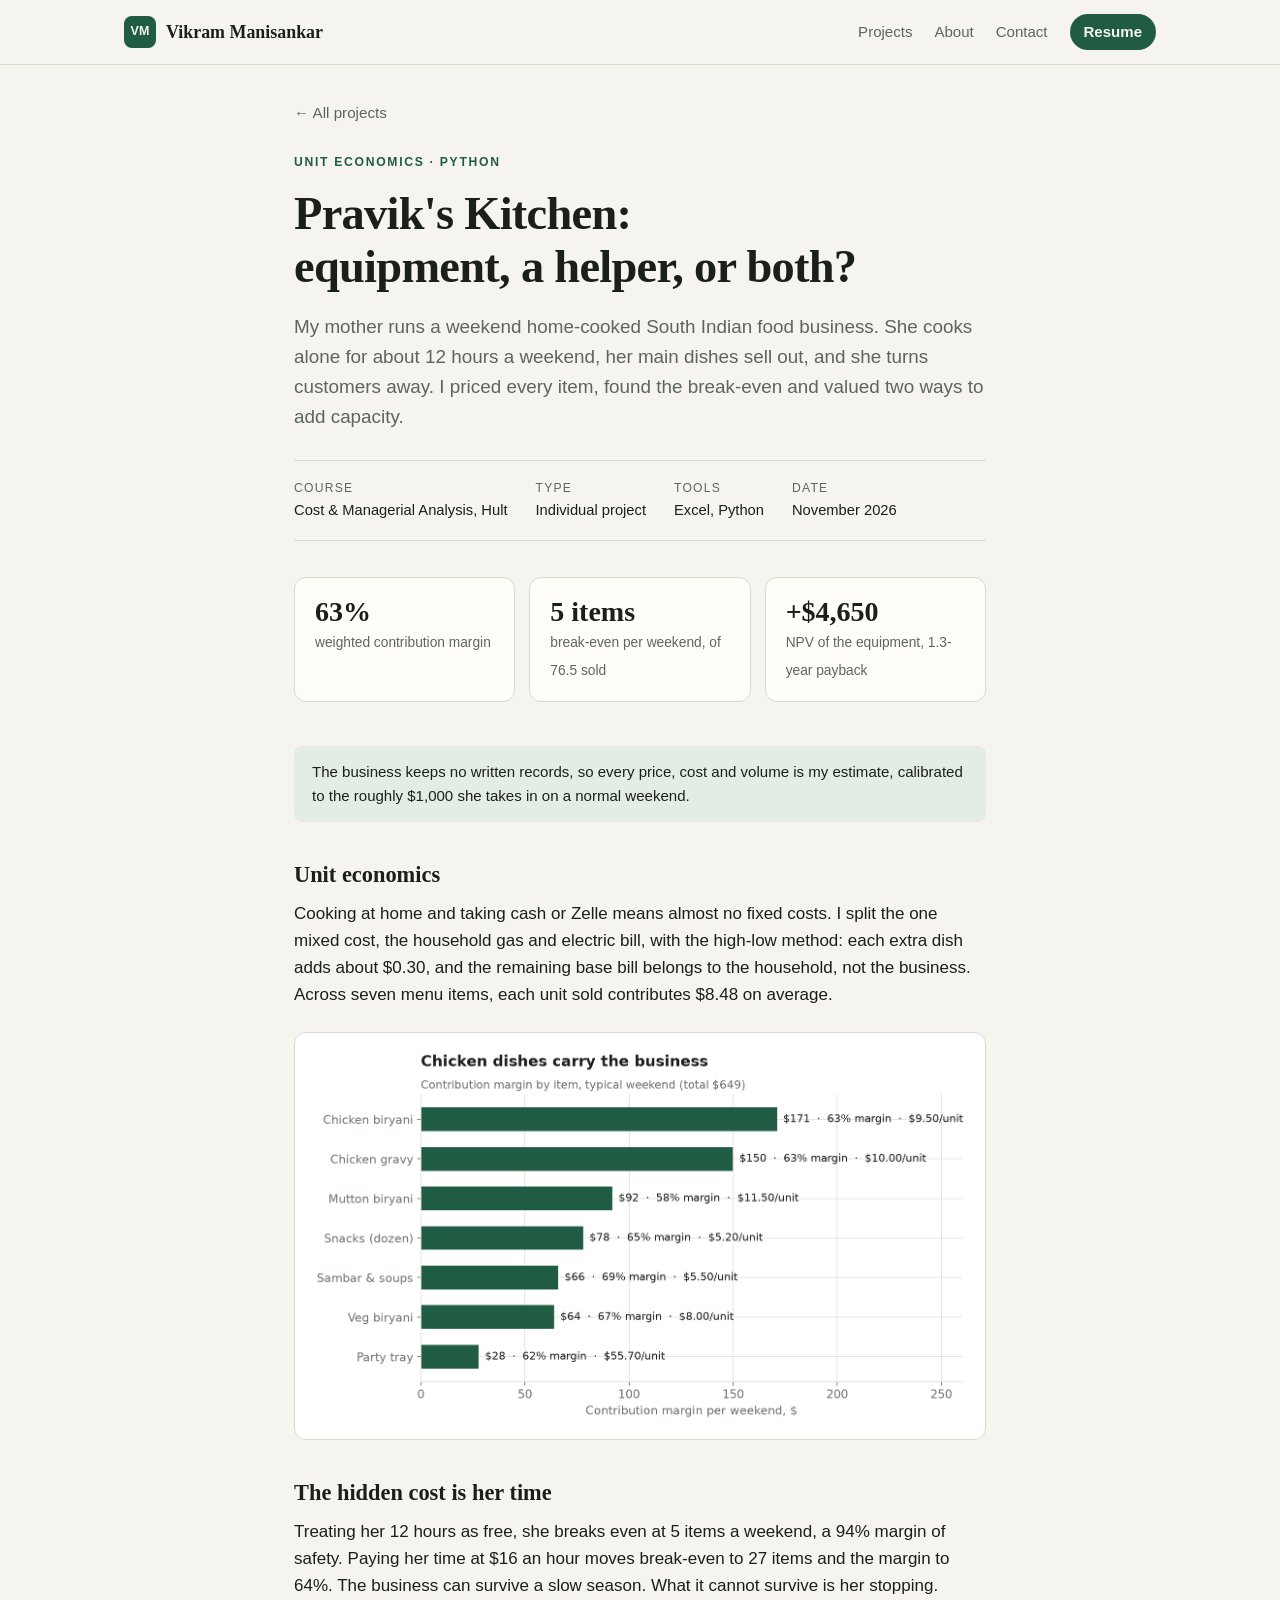
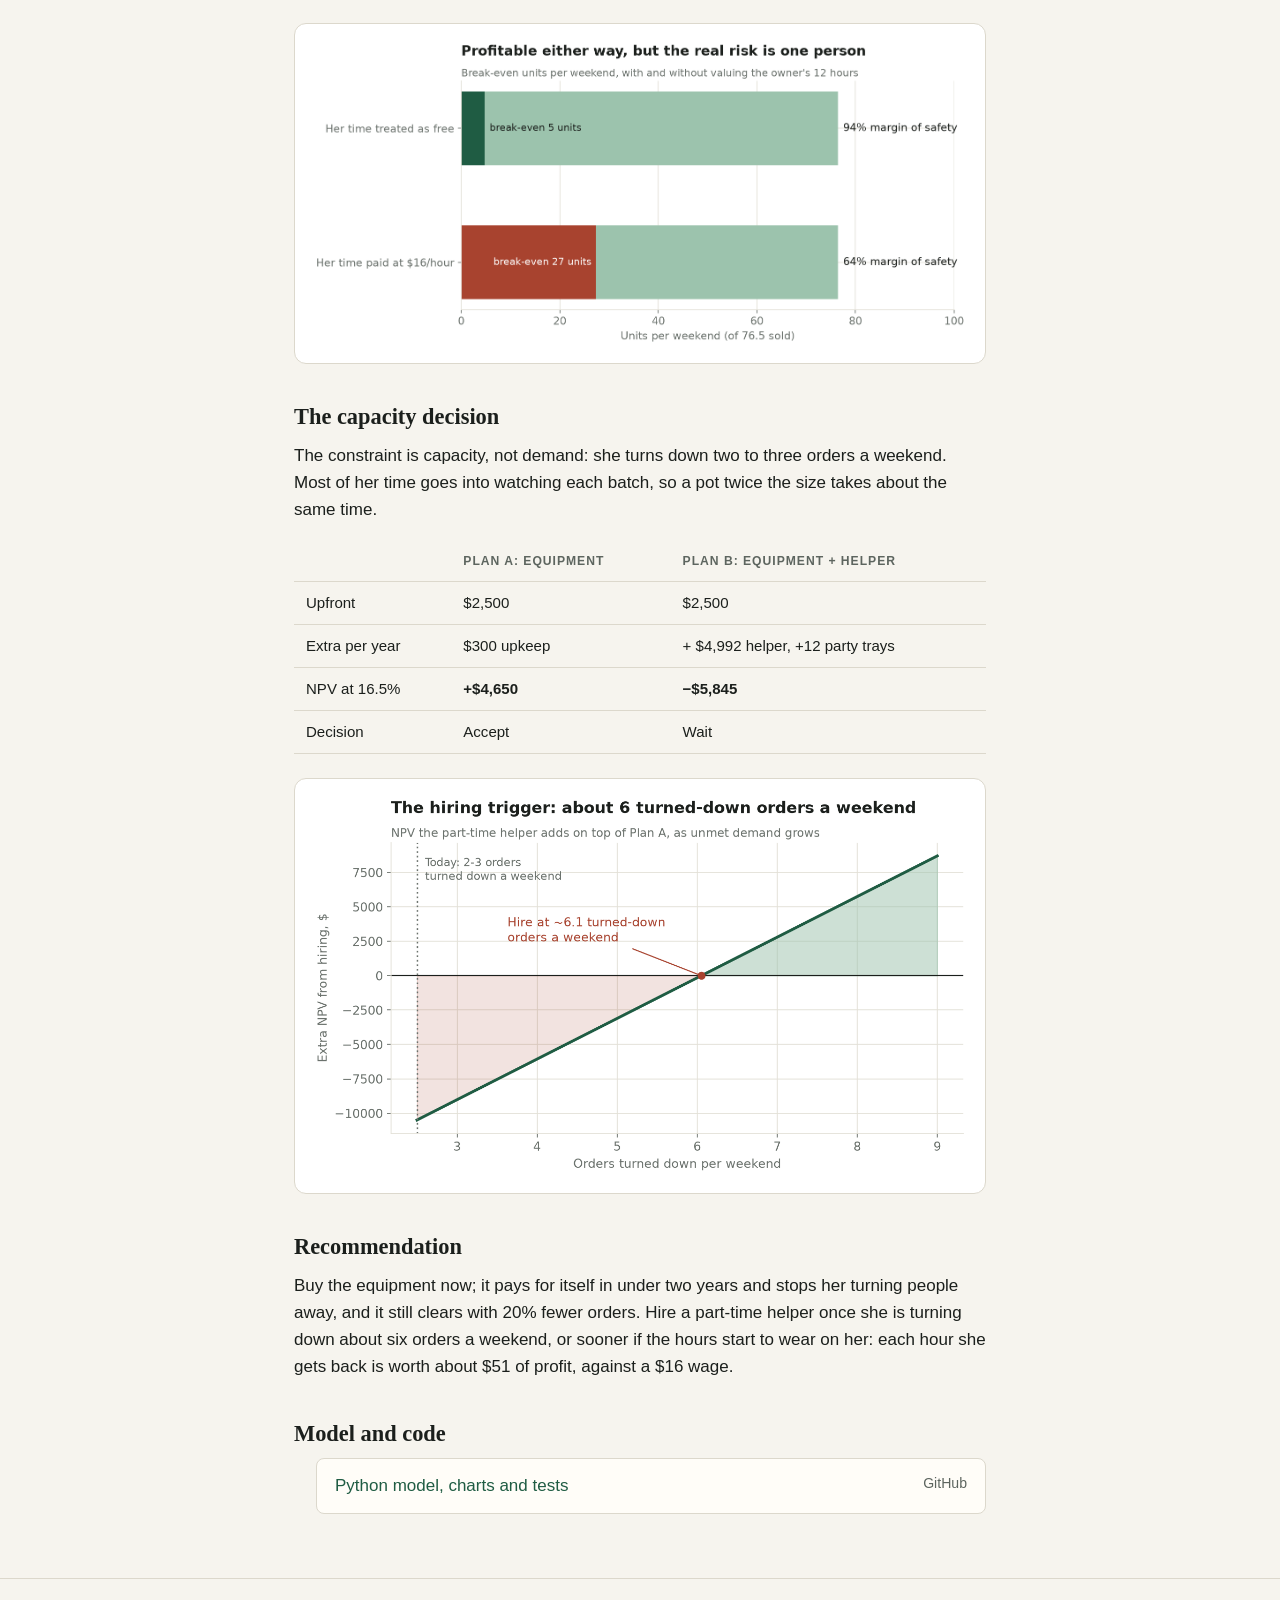
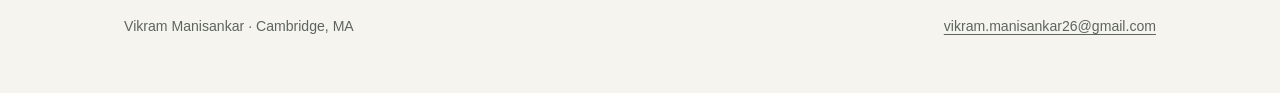
<file: projects/pravik-kitchen.html>
<!doctype html>
<html lang="en">
<head>
<meta charset="utf-8">
<meta name="viewport" content="width=device-width, initial-scale=1">
<title>Pravik's Kitchen: equipment, a helper, or both? | Vikram Manisankar</title>
<meta name="description" content="Unit economics, break-even and an NPV capacity decision for a one-person home food business.">
<link rel="icon" href="data:image/svg+xml,%3Csvg xmlns='http://www.w3.org/2000/svg' viewBox='0 0 64 64'%3E%3Crect width='64' height='64' rx='14' fill='%231f5c43'/%3E%3Ctext x='32' y='42' font-family='Arial,Helvetica,sans-serif' font-size='26' font-weight='800' fill='%23f6f4ee' text-anchor='middle'%3EVM%3C/text%3E%3C/svg%3E">
<link rel="stylesheet" href="../assets/style.css">
</head>
<body>

<header class="site-header">
  <div class="wrap">
    <a class="brand" href="../index.html"><span class="mono">VM</span>Vikram Manisankar</a>
    <nav>
      <a href="../index.html#projects">Projects</a>
      <a href="../index.html#about">About</a>
      <a href="../index.html#contact">Contact</a>
      <a class="pill" href="../files/Vikram-Manisankar-Resume.pdf">Resume</a>
    </nav>
  </div>
</header>

<main class="wrap narrow">
  <a class="back" href="../index.html#projects">← All projects</a>

  <div class="project-head">
    <div class="eyebrow">Unit economics · Python</div>
    <h1>Pravik's Kitchen: equipment, a helper, or both?</h1>
    <p class="lede">My mother runs a weekend home-cooked South Indian food business. She cooks alone for about 12 hours a weekend, her main dishes sell out, and she turns customers away. I priced every item, found the break-even and valued two ways to add capacity.</p>
    <div class="meta">
      <div><span>Course</span>Cost &amp; Managerial Analysis, Hult</div>
      <div><span>Type</span>Individual project</div>
      <div><span>Tools</span>Excel, Python</div>
      <div><span>Date</span>November 2026</div>
    </div>
  </div>

  <div class="stats">
    <div class="stat"><b>63%</b><span>weighted contribution margin</span></div>
    <div class="stat"><b>5 items</b><span>break-even per weekend, of 76.5 sold</span></div>
    <div class="stat"><b>+$4,650</b><span>NPV of the equipment, 1.3-year payback</span></div>
  </div>

  <div class="prose">
    <p class="callout">The business keeps no written records, so every price, cost and volume is my estimate, calibrated to the roughly $1,000 she takes in on a normal weekend.</p>

    <h2>Unit economics</h2>
    <p>Cooking at home and taking cash or Zelle means almost no fixed costs. I split the one mixed cost, the household gas and electric bill, with the high-low method: each extra dish adds about $0.30, and the remaining base bill belongs to the household, not the business. Across seven menu items, each unit sold contributes $8.48 on average.</p>
    <figure><img src="../assets/img/pravik-01_cm_by_item.png" alt="Contribution margin per weekend by menu item, led by chicken biryani and chicken gravy" loading="lazy"></figure>

    <h2>The hidden cost is her time</h2>
    <p>Treating her 12 hours as free, she breaks even at 5 items a weekend, a 94% margin of safety. Paying her time at $16 an hour moves break-even to 27 items and the margin to 64%. The business can survive a slow season. What it cannot survive is her stopping.</p>
    <figure><img src="../assets/img/pravik-03_break_even.png" alt="Break-even units per weekend with and without paying for her time" loading="lazy"></figure>

    <h2>The capacity decision</h2>
    <p>The constraint is capacity, not demand: she turns down two to three orders a weekend. Most of her time goes into watching each batch, so a pot twice the size takes about the same time.</p>
    <div class="table-scroll">
      <table>
        <thead><tr><th></th><th>Plan A: equipment</th><th>Plan B: equipment + helper</th></tr></thead>
        <tbody>
          <tr><td>Upfront</td><td>$2,500</td><td>$2,500</td></tr>
          <tr><td>Extra per year</td><td>$300 upkeep</td><td>+ $4,992 helper, +12 party trays</td></tr>
          <tr><td>NPV at 16.5%</td><td><b>+$4,650</b></td><td><b>−$5,845</b></td></tr>
          <tr><td>Decision</td><td>Accept</td><td>Wait</td></tr>
        </tbody>
      </table>
    </div>
    <figure><img src="../assets/img/pravik-05_helper_trigger.png" alt="Extra NPV from hiring a helper turns positive at about six turned-down orders a weekend" loading="lazy"></figure>

    <h2>Recommendation</h2>
    <p>Buy the equipment now; it pays for itself in under two years and stops her turning people away, and it still clears with 20% fewer orders. Hire a part-time helper once she is turning down about six orders a weekend, or sooner if the hours start to wear on her: each hour she gets back is worth about $51 of profit, against a $16 wage.</p>

    <h2>Model and code</h2>
    <ul class="files">
      <li><a href="https://github.com/vikrammanisankar26-cpu/pravik-kitchen-unit-economics">Python model, charts and tests <span>GitHub</span></a></li>
    </ul>
  </div>
</main>

<footer><div class="wrap"><span>Vikram Manisankar · Cambridge, MA</span><a href="mailto:vikram.manisankar26@gmail.com">vikram.manisankar26@gmail.com</a></div></footer>
</body>
</html>
</file>
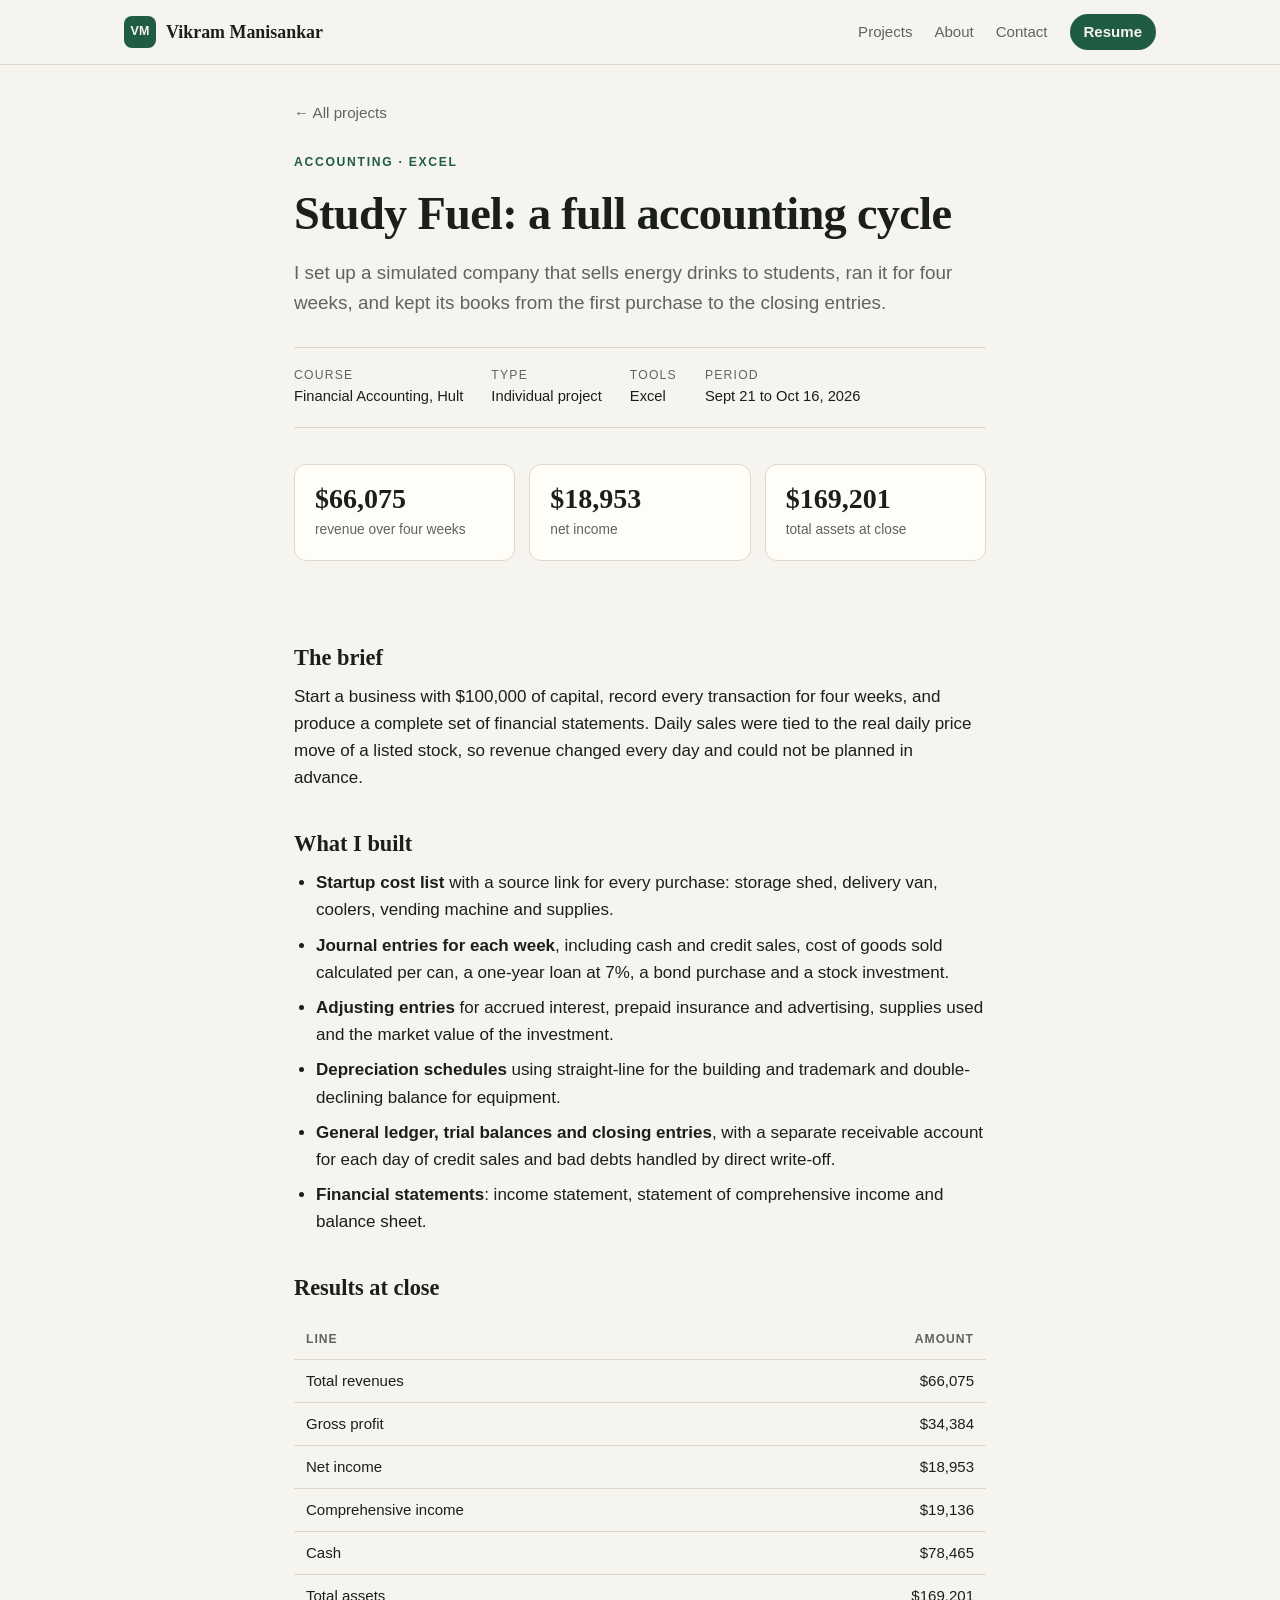
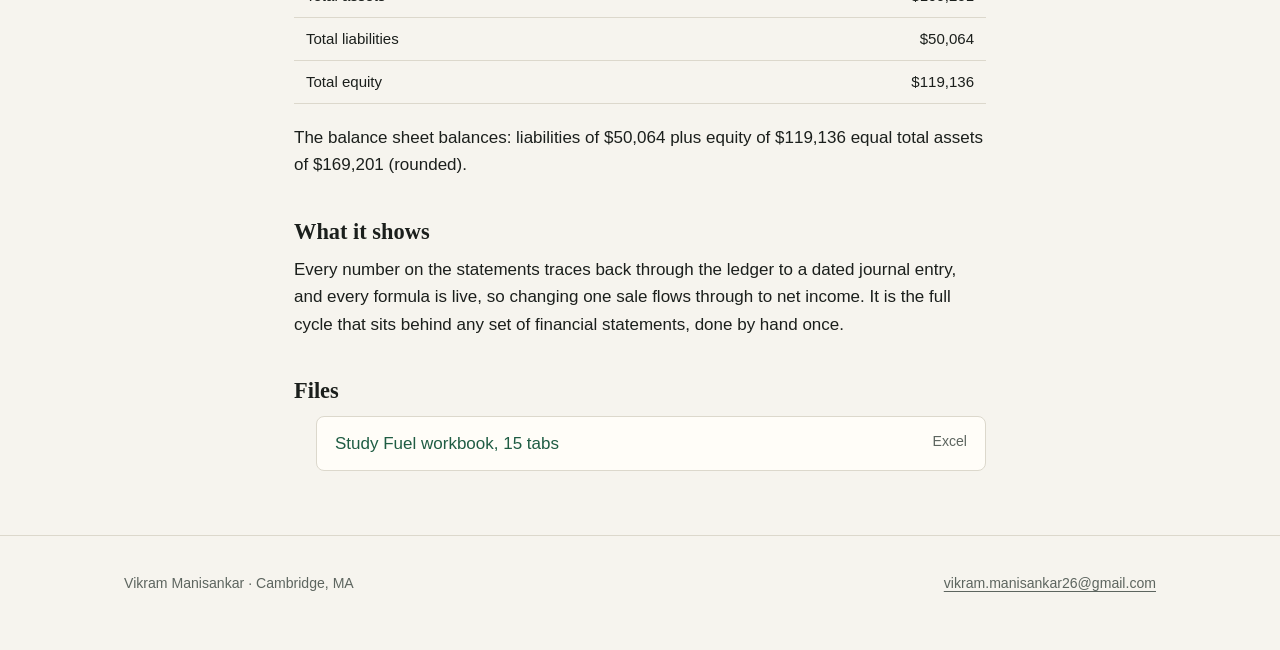
<file: projects/study-fuel.html>
<!doctype html>
<html lang="en">
<head>
<meta charset="utf-8">
<meta name="viewport" content="width=device-width, initial-scale=1">
<title>Study Fuel: a full accounting cycle | Vikram Manisankar</title>
<meta name="description" content="Four weeks of a simulated business taken from journal entries to financial statements in Excel.">
<link rel="icon" href="data:image/svg+xml,%3Csvg xmlns='http://www.w3.org/2000/svg' viewBox='0 0 64 64'%3E%3Crect width='64' height='64' rx='14' fill='%231f5c43'/%3E%3Ctext x='32' y='42' font-family='Arial,Helvetica,sans-serif' font-size='26' font-weight='800' fill='%23f6f4ee' text-anchor='middle'%3EVM%3C/text%3E%3C/svg%3E">
<link rel="stylesheet" href="../assets/style.css">
</head>
<body>

<header class="site-header">
  <div class="wrap">
    <a class="brand" href="../index.html"><span class="mono">VM</span>Vikram Manisankar</a>
    <nav>
      <a href="../index.html#projects">Projects</a>
      <a href="../index.html#about">About</a>
      <a href="../index.html#contact">Contact</a>
      <a class="pill" href="../files/Vikram-Manisankar-Resume.pdf">Resume</a>
    </nav>
  </div>
</header>

<main class="wrap narrow">
  <a class="back" href="../index.html#projects">← All projects</a>

  <div class="project-head">
    <div class="eyebrow">Accounting · Excel</div>
    <h1>Study Fuel: a full accounting cycle</h1>
    <p class="lede">I set up a simulated company that sells energy drinks to students, ran it for four weeks, and kept its books from the first purchase to the closing entries.</p>
    <div class="meta">
      <div><span>Course</span>Financial Accounting, Hult</div>
      <div><span>Type</span>Individual project</div>
      <div><span>Tools</span>Excel</div>
      <div><span>Period</span>Sept 21 to Oct 16, 2026</div>
    </div>
  </div>

  <div class="stats">
    <div class="stat"><b>$66,075</b><span>revenue over four weeks</span></div>
    <div class="stat"><b>$18,953</b><span>net income</span></div>
    <div class="stat"><b>$169,201</b><span>total assets at close</span></div>
  </div>

  <div class="prose">
    <h2>The brief</h2>
    <p>Start a business with $100,000 of capital, record every transaction for four weeks, and produce a complete set of financial statements. Daily sales were tied to the real daily price move of a listed stock, so revenue changed every day and could not be planned in advance.</p>

    <h2>What I built</h2>
    <ul>
      <li><b>Startup cost list</b> with a source link for every purchase: storage shed, delivery van, coolers, vending machine and supplies.</li>
      <li><b>Journal entries for each week</b>, including cash and credit sales, cost of goods sold calculated per can, a one-year loan at 7%, a bond purchase and a stock investment.</li>
      <li><b>Adjusting entries</b> for accrued interest, prepaid insurance and advertising, supplies used and the market value of the investment.</li>
      <li><b>Depreciation schedules</b> using straight-line for the building and trademark and double-declining balance for equipment.</li>
      <li><b>General ledger, trial balances and closing entries</b>, with a separate receivable account for each day of credit sales and bad debts handled by direct write-off.</li>
      <li><b>Financial statements</b>: income statement, statement of comprehensive income and balance sheet.</li>
    </ul>

    <h2>Results at close</h2>
    <div class="table-scroll">
      <table>
        <thead><tr><th>Line</th><th class="num">Amount</th></tr></thead>
        <tbody>
          <tr><td>Total revenues</td><td class="num">$66,075</td></tr>
          <tr><td>Gross profit</td><td class="num">$34,384</td></tr>
          <tr><td>Net income</td><td class="num">$18,953</td></tr>
          <tr><td>Comprehensive income</td><td class="num">$19,136</td></tr>
          <tr><td>Cash</td><td class="num">$78,465</td></tr>
          <tr><td>Total assets</td><td class="num">$169,201</td></tr>
          <tr><td>Total liabilities</td><td class="num">$50,064</td></tr>
          <tr><td>Total equity</td><td class="num">$119,136</td></tr>
        </tbody>
      </table>
    </div>
    <p>The balance sheet balances: liabilities of $50,064 plus equity of $119,136 equal total assets of $169,201 (rounded).</p>

    <h2>What it shows</h2>
    <p>Every number on the statements traces back through the ledger to a dated journal entry, and every formula is live, so changing one sale flows through to net income. It is the full cycle that sits behind any set of financial statements, done by hand once.</p>

    <h2>Files</h2>
    <ul class="files">
      <li><a href="../files/study-fuel-financial-statements.xlsx" download>Study Fuel workbook, 15 tabs <span>Excel</span></a></li>
    </ul>
  </div>
</main>

<footer><div class="wrap"><span>Vikram Manisankar · Cambridge, MA</span><a href="mailto:vikram.manisankar26@gmail.com">vikram.manisankar26@gmail.com</a></div></footer>
</body>
</html>
</file>
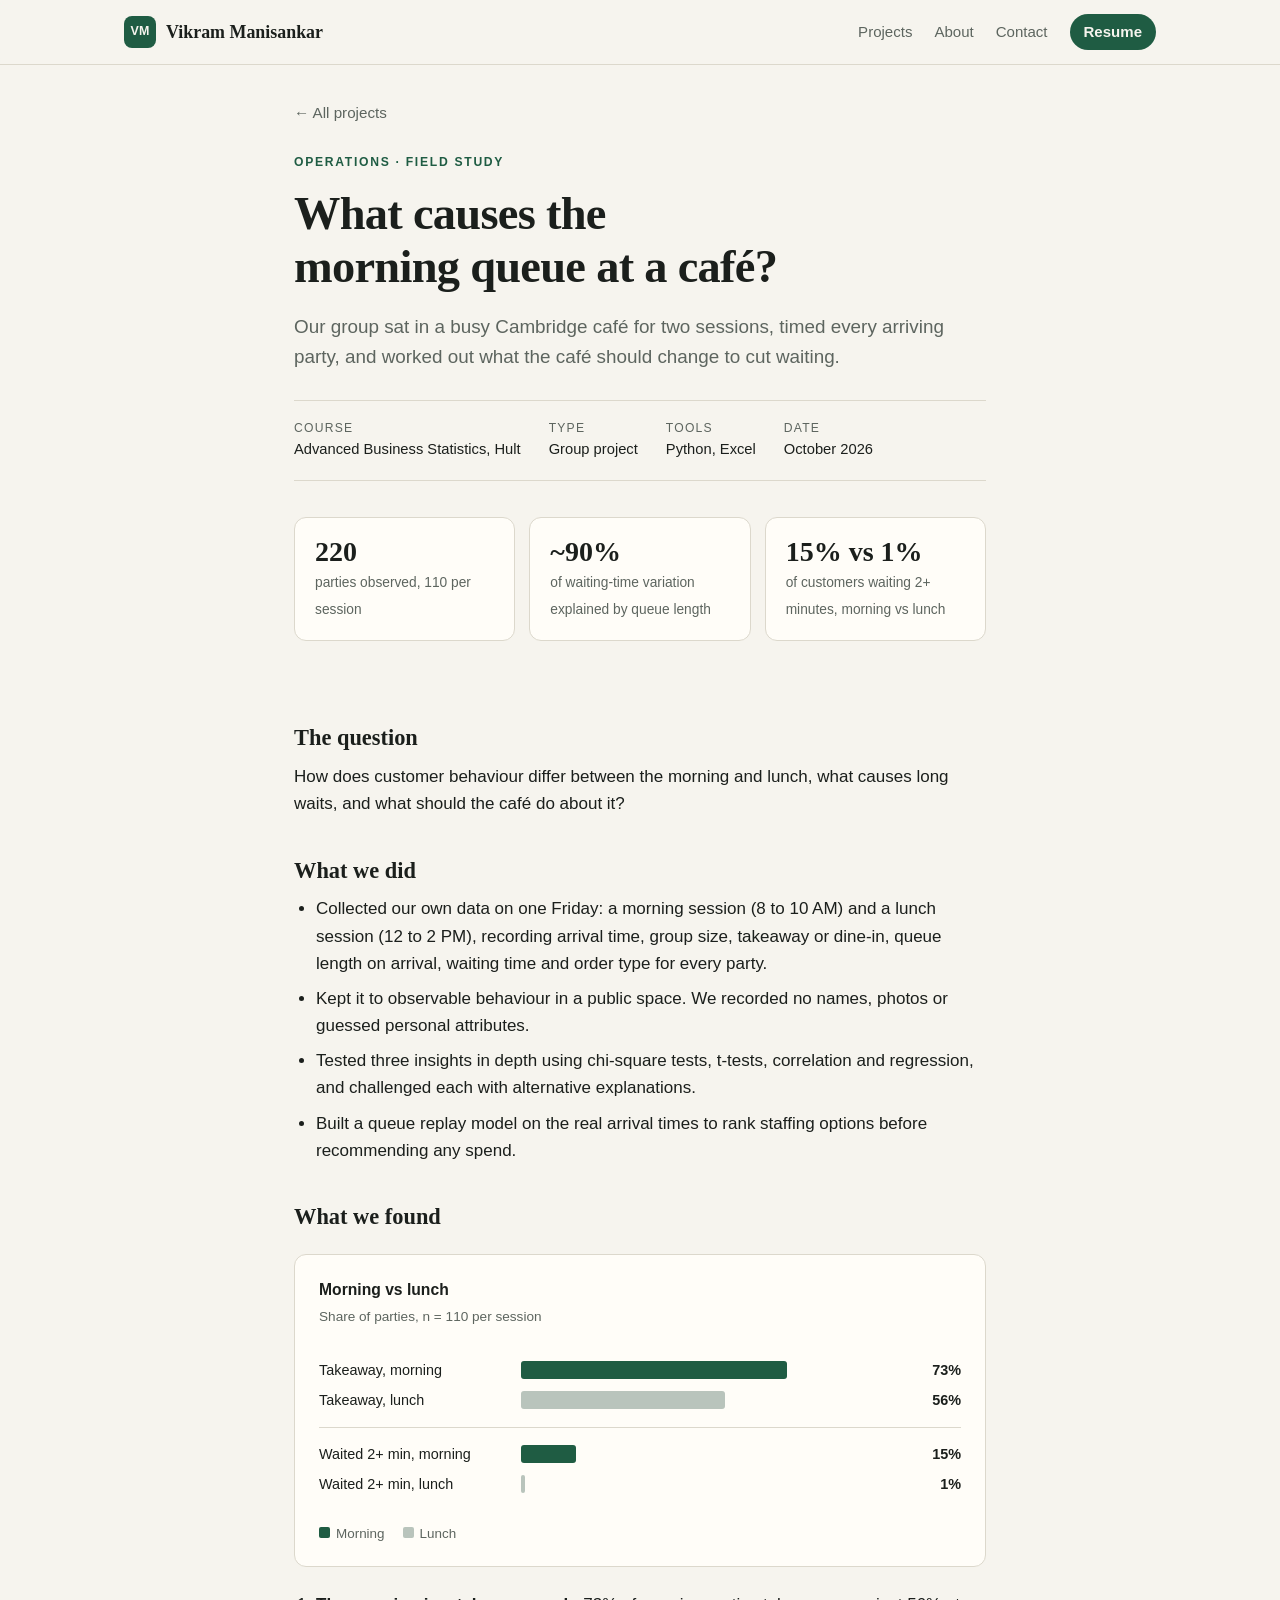
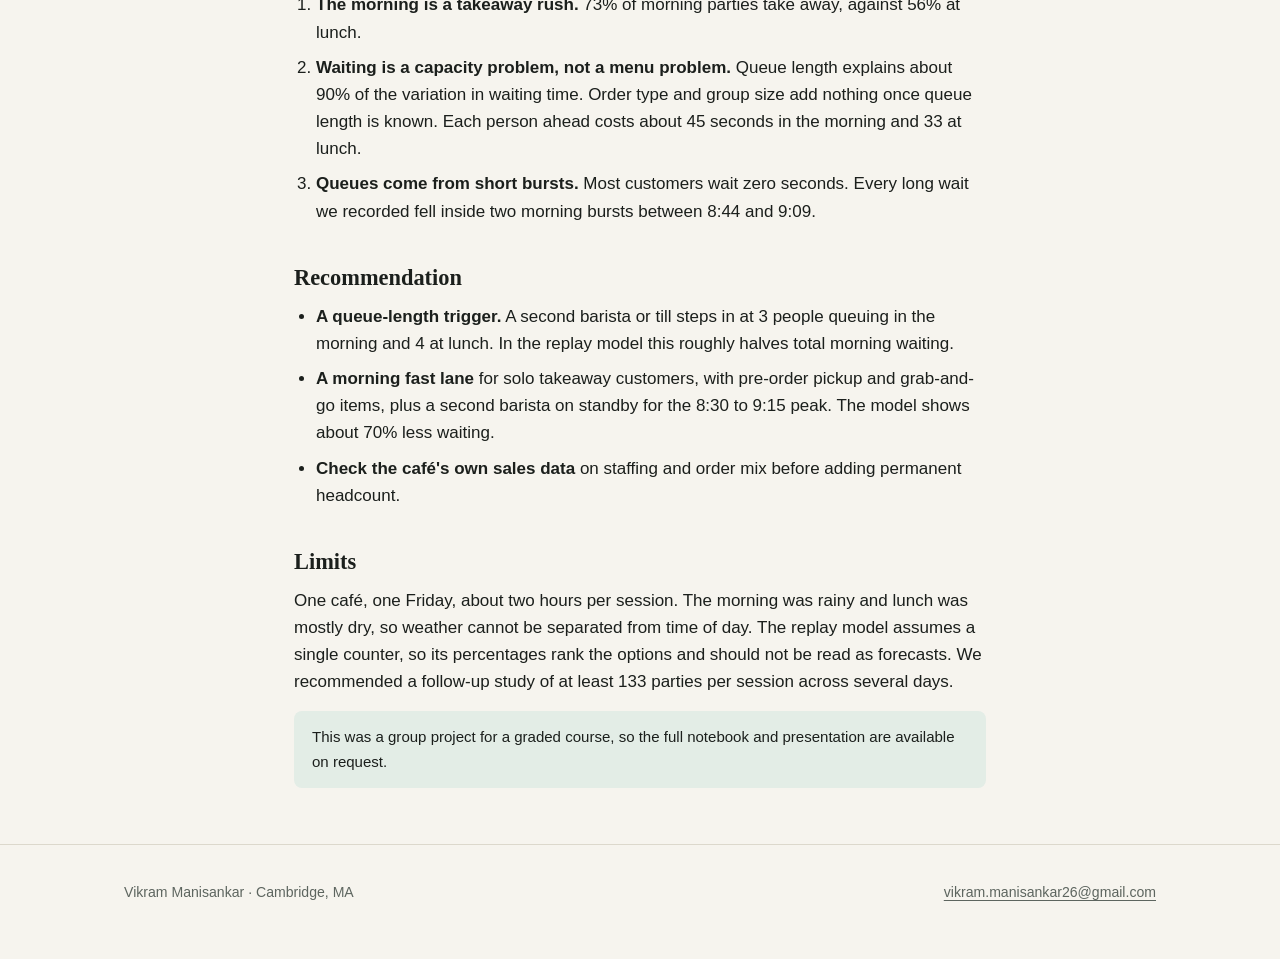
<file: projects/tatte-queues.html>
<!doctype html>
<html lang="en">
<head>
<meta charset="utf-8">
<meta name="viewport" content="width=device-width, initial-scale=1">
<title>What causes the morning queue at a café? | Vikram Manisankar</title>
<meta name="description" content="A field study of 220 customer parties at a Cambridge café, with a queue model used to test staffing options.">
<link rel="icon" href="data:image/svg+xml,%3Csvg xmlns='http://www.w3.org/2000/svg' viewBox='0 0 64 64'%3E%3Crect width='64' height='64' rx='14' fill='%231f5c43'/%3E%3Ctext x='32' y='42' font-family='Arial,Helvetica,sans-serif' font-size='26' font-weight='800' fill='%23f6f4ee' text-anchor='middle'%3EVM%3C/text%3E%3C/svg%3E">
<link rel="stylesheet" href="../assets/style.css">
</head>
<body>

<header class="site-header">
  <div class="wrap">
    <a class="brand" href="../index.html"><span class="mono">VM</span>Vikram Manisankar</a>
    <nav>
      <a href="../index.html#projects">Projects</a>
      <a href="../index.html#about">About</a>
      <a href="../index.html#contact">Contact</a>
      <a class="pill" href="../files/Vikram-Manisankar-Resume.pdf">Resume</a>
    </nav>
  </div>
</header>

<main class="wrap narrow">
  <a class="back" href="../index.html#projects">← All projects</a>

  <div class="project-head">
    <div class="eyebrow">Operations · Field study</div>
    <h1>What causes the morning queue at a café?</h1>
    <p class="lede">Our group sat in a busy Cambridge café for two sessions, timed every arriving party, and worked out what the café should change to cut waiting.</p>
    <div class="meta">
      <div><span>Course</span>Advanced Business Statistics, Hult</div>
      <div><span>Type</span>Group project</div>
      <div><span>Tools</span>Python, Excel</div>
      <div><span>Date</span>October 2026</div>
    </div>
  </div>

  <div class="stats">
    <div class="stat"><b>220</b><span>parties observed, 110 per session</span></div>
    <div class="stat"><b>~90%</b><span>of waiting-time variation explained by queue length</span></div>
    <div class="stat"><b>15% vs 1%</b><span>of customers waiting 2+ minutes, morning vs lunch</span></div>
  </div>

  <div class="prose">
    <h2>The question</h2>
    <p>How does customer behaviour differ between the morning and lunch, what causes long waits, and what should the café do about it?</p>

    <h2>What we did</h2>
    <ul>
      <li>Collected our own data on one Friday: a morning session (8 to 10 AM) and a lunch session (12 to 2 PM), recording arrival time, group size, takeaway or dine-in, queue length on arrival, waiting time and order type for every party.</li>
      <li>Kept it to observable behaviour in a public space. We recorded no names, photos or guessed personal attributes.</li>
      <li>Tested three insights in depth using chi-square tests, t-tests, correlation and regression, and challenged each with alternative explanations.</li>
      <li>Built a queue replay model on the real arrival times to rank staffing options before recommending any spend.</li>
    </ul>

    <h2>What we found</h2>
    <div class="chart">
      <h4>Morning vs lunch</h4>
      <p class="note">Share of parties, n = 110 per session</p>
      <div class="bar-group">
        <div class="bar-row"><div class="lbl">Takeaway, morning</div><div class="track"><div class="bar" style="width:73%"></div></div><div class="val">73%</div></div>
        <div class="bar-row"><div class="lbl">Takeaway, lunch</div><div class="track"><div class="bar alt" style="width:56%"></div></div><div class="val">56%</div></div>
      </div>
      <div class="bar-group">
        <div class="bar-row"><div class="lbl">Waited 2+ min, morning</div><div class="track"><div class="bar" style="width:15%"></div></div><div class="val">15%</div></div>
        <div class="bar-row"><div class="lbl">Waited 2+ min, lunch</div><div class="track"><div class="bar alt" style="width:1%"></div></div><div class="val">1%</div></div>
      </div>
      <div class="legend"><span><i></i>Morning</span><span><i class="alt"></i>Lunch</span></div>
    </div>
    <ol>
      <li><b>The morning is a takeaway rush.</b> 73% of morning parties take away, against 56% at lunch.</li>
      <li><b>Waiting is a capacity problem, not a menu problem.</b> Queue length explains about 90% of the variation in waiting time. Order type and group size add nothing once queue length is known. Each person ahead costs about 45 seconds in the morning and 33 at lunch.</li>
      <li><b>Queues come from short bursts.</b> Most customers wait zero seconds. Every long wait we recorded fell inside two morning bursts between 8:44 and 9:09.</li>
    </ol>

    <h2>Recommendation</h2>
    <ul>
      <li><b>A queue-length trigger.</b> A second barista or till steps in at 3 people queuing in the morning and 4 at lunch. In the replay model this roughly halves total morning waiting.</li>
      <li><b>A morning fast lane</b> for solo takeaway customers, with pre-order pickup and grab-and-go items, plus a second barista on standby for the 8:30 to 9:15 peak. The model shows about 70% less waiting.</li>
      <li><b>Check the café's own sales data</b> on staffing and order mix before adding permanent headcount.</li>
    </ul>

    <h2>Limits</h2>
    <p>One café, one Friday, about two hours per session. The morning was rainy and lunch was mostly dry, so weather cannot be separated from time of day. The replay model assumes a single counter, so its percentages rank the options and should not be read as forecasts. We recommended a follow-up study of at least 133 parties per session across several days.</p>

    <p class="callout">This was a group project for a graded course, so the full notebook and presentation are available on request.</p>
  </div>
</main>

<footer><div class="wrap"><span>Vikram Manisankar · Cambridge, MA</span><a href="mailto:vikram.manisankar26@gmail.com">vikram.manisankar26@gmail.com</a></div></footer>
</body>
</html>
</file>
<file: assets/style.css>
:root {
  --bg: #f6f4ee;
  --surface: #fffdf8;
  --ink: #1b1f1c;
  --muted: #5d655f;
  --line: #dcd8cc;
  --accent: #1f5c43;
  --accent-ink: #f6f4ee;
  --accent-soft: #e3ede6;
  --bar-2: #b9c4bc;
  --neg: #a8432f;
  --shadow: 0 1px 2px rgba(27, 31, 28, .04), 0 10px 30px -12px rgba(27, 31, 28, .18);
  --serif: "Iowan Old Style", "Palatino Linotype", Palatino, Georgia, serif;
  --sans: -apple-system, BlinkMacSystemFont, "Segoe UI", Roboto, Helvetica, Arial, sans-serif;
}
@media (prefers-color-scheme: dark) {
  :root:not([data-theme="light"]) {
    --bg: #111513; --surface: #181d1a; --ink: #ecefe9; --muted: #9aa49d; --line: #2b322e;
    --accent: #86cfa9; --accent-ink: #111513; --accent-soft: #1c2a23; --bar-2: #47524b; --neg: #e08a74;
    --shadow: 0 1px 2px rgba(0, 0, 0, .3), 0 14px 34px -14px rgba(0, 0, 0, .7);
  }
}
:root[data-theme="dark"] {
  --bg: #111513; --surface: #181d1a; --ink: #ecefe9; --muted: #9aa49d; --line: #2b322e;
  --accent: #86cfa9; --accent-ink: #111513; --accent-soft: #1c2a23; --bar-2: #47524b; --neg: #e08a74;
  --shadow: 0 1px 2px rgba(0, 0, 0, .3), 0 14px 34px -14px rgba(0, 0, 0, .7);
}
* { box-sizing: border-box; }
html { scroll-behavior: smooth; }
body {
  margin: 0; background: var(--bg); color: var(--ink); font-family: var(--sans);
  font-size: 17px; line-height: 1.6; -webkit-font-smoothing: antialiased;
}
a { color: var(--accent); text-underline-offset: 3px; }
img { max-width: 100%; display: block; }
.wrap { max-width: 1080px; margin: 0 auto; padding: 0 24px; }
.narrow { max-width: 740px; }

/* Header */
.site-header {
  position: sticky; top: 0; z-index: 10; border-bottom: 1px solid var(--line);
  background: color-mix(in srgb, var(--bg) 82%, transparent);
  backdrop-filter: saturate(1.4) blur(10px); -webkit-backdrop-filter: saturate(1.4) blur(10px);
}
.site-header .wrap { display: flex; justify-content: space-between; align-items: center; gap: 16px; padding-top: 14px; padding-bottom: 14px; flex-wrap: wrap; }
.brand { display: flex; align-items: center; gap: 10px; font-family: var(--serif); font-size: 1.12rem; font-weight: 600; color: var(--ink); text-decoration: none; }
.brand .mono { display: grid; place-items: center; width: 32px; height: 32px; border-radius: 8px; background: var(--accent); color: var(--accent-ink); font-family: var(--sans); font-size: .78rem; font-weight: 800; letter-spacing: .02em; }
.site-header nav { display: flex; gap: 22px; flex-wrap: wrap; align-items: center; }
.site-header nav a { color: var(--muted); text-decoration: none; font-size: .94rem; }
.site-header nav a:hover { color: var(--accent); }
.site-header nav a.pill { color: var(--accent-ink); background: var(--accent); padding: 6px 14px; border-radius: 999px; font-weight: 600; }
.site-header nav a.pill:hover { color: var(--accent-ink); opacity: .88; }

/* Type */
h1, h2, h3 { font-family: var(--serif); font-weight: 600; line-height: 1.15; text-wrap: balance; margin: 0; }
h1 { font-size: clamp(2.4rem, 6.2vw, 4rem); letter-spacing: -0.015em; }
h2 { font-size: clamp(1.6rem, 3.4vw, 2.1rem); margin-bottom: 10px; }
h3 { font-size: 1.28rem; }
p { margin: 0 0 16px; }
.eyebrow { font-size: .76rem; letter-spacing: .14em; text-transform: uppercase; color: var(--accent); font-weight: 700; margin-bottom: 14px; }
.lede { font-size: 1.18rem; color: var(--muted); max-width: 40em; }
.section-sub { color: var(--muted); margin-bottom: 28px; max-width: 42em; }
section { padding: 72px 0; border-bottom: 1px solid var(--line); scroll-margin-top: 64px; }
section:last-of-type { border-bottom: 0; }

/* Hero */
.hero { padding-top: 96px; padding-bottom: 40px; position: relative; }
.hero h1 { margin-bottom: 22px; max-width: 19ch; }
.hero h1 em { font-style: italic; color: var(--accent); }
.status { display: inline-flex; align-items: center; gap: 8px; font-size: .86rem; color: var(--muted); border: 1px solid var(--line); background: var(--surface); padding: 5px 12px 5px 10px; border-radius: 999px; margin-bottom: 24px; }
.status i { width: 8px; height: 8px; border-radius: 50%; background: #3fae74; box-shadow: 0 0 0 4px color-mix(in srgb, #3fae74 22%, transparent); }
.actions { display: flex; gap: 12px; flex-wrap: wrap; margin-top: 30px; }
.btn { display: inline-flex; align-items: center; gap: 8px; padding: 12px 20px; border-radius: 8px; border: 1px solid var(--accent); color: var(--accent); text-decoration: none; font-weight: 600; font-size: .95rem; transition: transform .15s, opacity .15s; }
.btn.primary { background: var(--accent); color: var(--accent-ink); }
.btn:hover { transform: translateY(-1px); opacity: .9; }

.stats-strip { display: grid; grid-template-columns: repeat(4, 1fr); gap: 0; margin: 56px 0 0; border: 1px solid var(--line); border-radius: 14px; background: var(--surface); overflow: hidden; }
.stats-strip div { padding: 20px 22px; border-left: 1px solid var(--line); }
.stats-strip div:first-child { border-left: 0; }
.stats-strip b { display: block; font-family: var(--serif); font-size: 2rem; line-height: 1.1; font-variant-numeric: tabular-nums; }
.stats-strip span { font-size: .86rem; color: var(--muted); }

/* Featured demo band */
.feature { display: grid; grid-template-columns: 1.05fr 1fr; gap: 0; align-items: stretch; background: var(--surface); border: 1px solid var(--line); border-radius: 16px; overflow: hidden; box-shadow: var(--shadow); }
.feature .copy { padding: 36px 36px 32px; }
.feature .copy h2 { margin-bottom: 12px; }
.feature .copy p { color: var(--muted); }
.feature .pic { background: var(--accent-soft); display: grid; place-items: center; padding: 22px; border-left: 1px solid var(--line); }
.badge-live { display: inline-flex; align-items: center; gap: 7px; font-size: .74rem; font-weight: 700; letter-spacing: .1em; text-transform: uppercase; color: var(--accent); margin-bottom: 14px; }
.badge-live::before { content: ""; width: 7px; height: 7px; border-radius: 50%; background: currentColor; animation: pulse 1.8s ease-in-out infinite; }
@keyframes pulse { 50% { opacity: .3; } }

/* Filters + grid */
.filters { display: flex; flex-wrap: wrap; gap: 8px; margin-bottom: 26px; }
.filters button { font: inherit; font-size: .9rem; font-weight: 600; padding: 7px 16px; border-radius: 999px; border: 1px solid var(--line); background: var(--surface); color: var(--muted); cursor: pointer; }
.filters button[aria-pressed="true"] { background: var(--ink); border-color: var(--ink); color: var(--bg); }
.grid { display: grid; grid-template-columns: repeat(2, 1fr); gap: 22px; }
.card { display: flex; flex-direction: column; background: var(--surface); border: 1px solid var(--line); border-radius: 14px; overflow: hidden; text-decoration: none; color: inherit; transition: transform .18s, box-shadow .18s, border-color .18s; }
.card:hover { transform: translateY(-3px); box-shadow: var(--shadow); border-color: color-mix(in srgb, var(--accent) 45%, var(--line)); }
.card[hidden] { display: none; }
.card .thumb { background: var(--accent-soft); padding: 18px 18px 8px; border-bottom: 1px solid var(--line); aspect-ratio: 2 / 1; display: grid; place-items: center; }
.card .thumb img { max-height: 100%; width: auto; }
.card .body { padding: 22px 24px 24px; display: flex; flex-direction: column; flex: 1; }
.card .tag { font-size: .74rem; letter-spacing: .1em; text-transform: uppercase; color: var(--accent); font-weight: 700; }
.card h3 { margin: 8px 0 8px; }
.card p { color: var(--muted); margin: 0 0 16px; font-size: .97rem; }
.card .foot { margin-top: auto; display: flex; justify-content: space-between; align-items: end; gap: 12px; flex-wrap: wrap; }
.card .figure b { display: block; font-family: var(--serif); font-size: 1.6rem; line-height: 1.1; font-variant-numeric: tabular-nums; }
.card .figure span { font-size: .8rem; color: var(--muted); }
.chips { display: flex; gap: 6px; flex-wrap: wrap; }
.chip { font-size: .74rem; font-weight: 600; padding: 3px 9px; border-radius: 6px; border: 1px solid var(--line); color: var(--muted); }
.chip.code { color: var(--accent); border-color: color-mix(in srgb, var(--accent) 40%, var(--line)); }
.chip.live { background: var(--accent); color: var(--accent-ink); border-color: var(--accent); }

/* About */
.two-col { display: grid; grid-template-columns: 1.1fr 1fr; gap: 56px; }
.timeline { list-style: none; margin: 0; padding: 0 0 0 20px; border-left: 2px solid var(--line); }
.timeline li { position: relative; padding: 0 0 22px 6px; }
.timeline li::before { content: ""; position: absolute; left: -28px; top: 7px; width: 12px; height: 12px; border-radius: 50%; background: var(--bg); border: 2px solid var(--accent); }
.timeline b { display: block; }
.timeline span { color: var(--muted); font-size: .92rem; }
.timeline small { display: block; color: var(--accent); font-weight: 700; font-size: .76rem; letter-spacing: .08em; text-transform: uppercase; }
.skills { display: flex; flex-wrap: wrap; gap: 8px; padding: 0; margin: 18px 0 0; list-style: none; }
.skills li { background: var(--accent-soft); color: var(--accent); border-radius: 999px; padding: 4px 13px; font-size: .88rem; font-weight: 600; }

/* Contact */
.contact { text-align: center; }
.contact .lede { margin: 0 auto 28px; }
.contact .actions { justify-content: center; }

/* Project page */
.back { display: inline-block; margin: 36px 0 28px; color: var(--muted); text-decoration: none; font-size: .95rem; }
.back:hover { color: var(--accent); }
.project-head h1 { font-size: clamp(2rem, 5vw, 2.9rem); margin-bottom: 18px; max-width: none; }
.meta { display: flex; flex-wrap: wrap; gap: 8px 28px; padding: 18px 0; margin: 28px 0 0; border-top: 1px solid var(--line); border-bottom: 1px solid var(--line); font-size: .92rem; }
.meta div span { display: block; color: var(--muted); font-size: .76rem; letter-spacing: .1em; text-transform: uppercase; }
.stats { display: grid; grid-template-columns: repeat(auto-fit, minmax(150px, 1fr)); gap: 14px; margin: 36px 0; }
.stat { background: var(--surface); border: 1px solid var(--line); border-radius: 12px; padding: 18px 20px; }
.stat b { display: block; font-family: var(--serif); font-size: 1.75rem; line-height: 1.15; font-variant-numeric: tabular-nums; }
.stat span { color: var(--muted); font-size: .86rem; }
.prose { padding: 8px 0 40px; }
.prose h2 { font-size: 1.4rem; margin: 40px 0 12px; }
.prose ul, .prose ol { padding-left: 22px; margin: 0 0 16px; }
.prose li { margin-bottom: 8px; }
.prose figure { margin: 24px 0; background: #fff; border: 1px solid var(--line); border-radius: 12px; padding: 14px; }
.prose figure img { width: 100%; height: auto; }

/* Bar chart */
.chart { background: var(--surface); border: 1px solid var(--line); border-radius: 12px; padding: 22px 24px; margin: 24px 0; }
.chart h4 { margin: 0 0 4px; font-family: var(--sans); font-size: .98rem; }
.chart .note { color: var(--muted); font-size: .85rem; margin: 0 0 16px; }
.bar-row { display: grid; grid-template-columns: 190px 1fr 64px; align-items: center; gap: 12px; margin: 7px 0; font-size: .9rem; }
.bar-row .track { height: 18px; }
.bar-row .bar { height: 100%; background: var(--accent); border-radius: 3px; min-width: 2px; }
.bar-row .bar.alt { background: var(--bar-2); }
.bar-row .bar.neg { background: var(--neg); }
.bar-row .val { font-variant-numeric: tabular-nums; font-weight: 600; text-align: right; }
.bar-group { padding: 8px 0; border-top: 1px solid var(--line); }
.bar-group:first-of-type { border-top: 0; }
.legend { display: flex; gap: 18px; font-size: .84rem; color: var(--muted); margin-top: 12px; }
.legend i { display: inline-block; width: 11px; height: 11px; border-radius: 2px; background: var(--accent); margin-right: 6px; }
.legend i.alt { background: var(--bar-2); }

.table-scroll { overflow-x: auto; margin: 20px 0; }
table { border-collapse: collapse; width: 100%; font-size: .94rem; }
th, td { text-align: left; padding: 9px 12px; border-bottom: 1px solid var(--line); }
th { font-size: .76rem; letter-spacing: .08em; text-transform: uppercase; color: var(--muted); font-weight: 600; }
td.num, th.num { text-align: right; font-variant-numeric: tabular-nums; }

.files { list-style: none; padding: 0; margin: 0; display: grid; gap: 10px; }
.files a { display: flex; justify-content: space-between; gap: 16px; background: var(--surface); border: 1px solid var(--line); border-radius: 8px; padding: 13px 18px; text-decoration: none; font-weight: 500; }
.files a:hover { border-color: var(--accent); }
.files a span { color: var(--muted); font-weight: 400; font-size: .88rem; white-space: nowrap; }
.callout { background: var(--accent-soft); border-radius: 8px; padding: 14px 18px; font-size: .94rem; }

footer { padding: 36px 0 56px; color: var(--muted); font-size: .88rem; border-top: 1px solid var(--line); }
footer .wrap { display: flex; justify-content: space-between; gap: 16px; flex-wrap: wrap; }
footer a { color: var(--muted); }

/* Reveal on scroll (only when JS adds .js) */
.js .reveal { opacity: 0; transform: translateY(14px); transition: opacity .6s ease, transform .6s ease; }
.js .reveal.in { opacity: 1; transform: none; }
@media (prefers-reduced-motion: reduce) {
  html { scroll-behavior: auto; }
  .js .reveal { opacity: 1; transform: none; transition: none; }
  .card, .btn { transition: none; }
  .badge-live::before { animation: none; }
}

@media (max-width: 820px) {
  .feature { grid-template-columns: 1fr; }
  .feature .pic { border-left: 0; border-top: 1px solid var(--line); }
  .grid { grid-template-columns: 1fr; }
  .two-col { grid-template-columns: 1fr; gap: 40px; }
  .stats-strip { grid-template-columns: repeat(2, 1fr); }
  .stats-strip div:nth-child(3) { border-left: 0; }
  .stats-strip div:nth-child(n+3) { border-top: 1px solid var(--line); }
}
@media (max-width: 640px) {
  body { font-size: 16px; }
  .wrap { padding: 0 16px; }
  .hero { padding-top: 48px; padding-bottom: 28px; }
  section { padding: 52px 0; }
  .site-header .wrap { flex-wrap: nowrap; }
  .site-header nav a:not(.pill) { display: none; }
  .feature .copy { padding: 26px 22px; }
  .card .body { padding: 20px; }
  .stats-strip b { font-size: 1.6rem; }
  .bar-row { grid-template-columns: 1fr 56px; }
  .bar-row .lbl { grid-column: 1 / -1; margin-bottom: -4px; }
}
</file>
